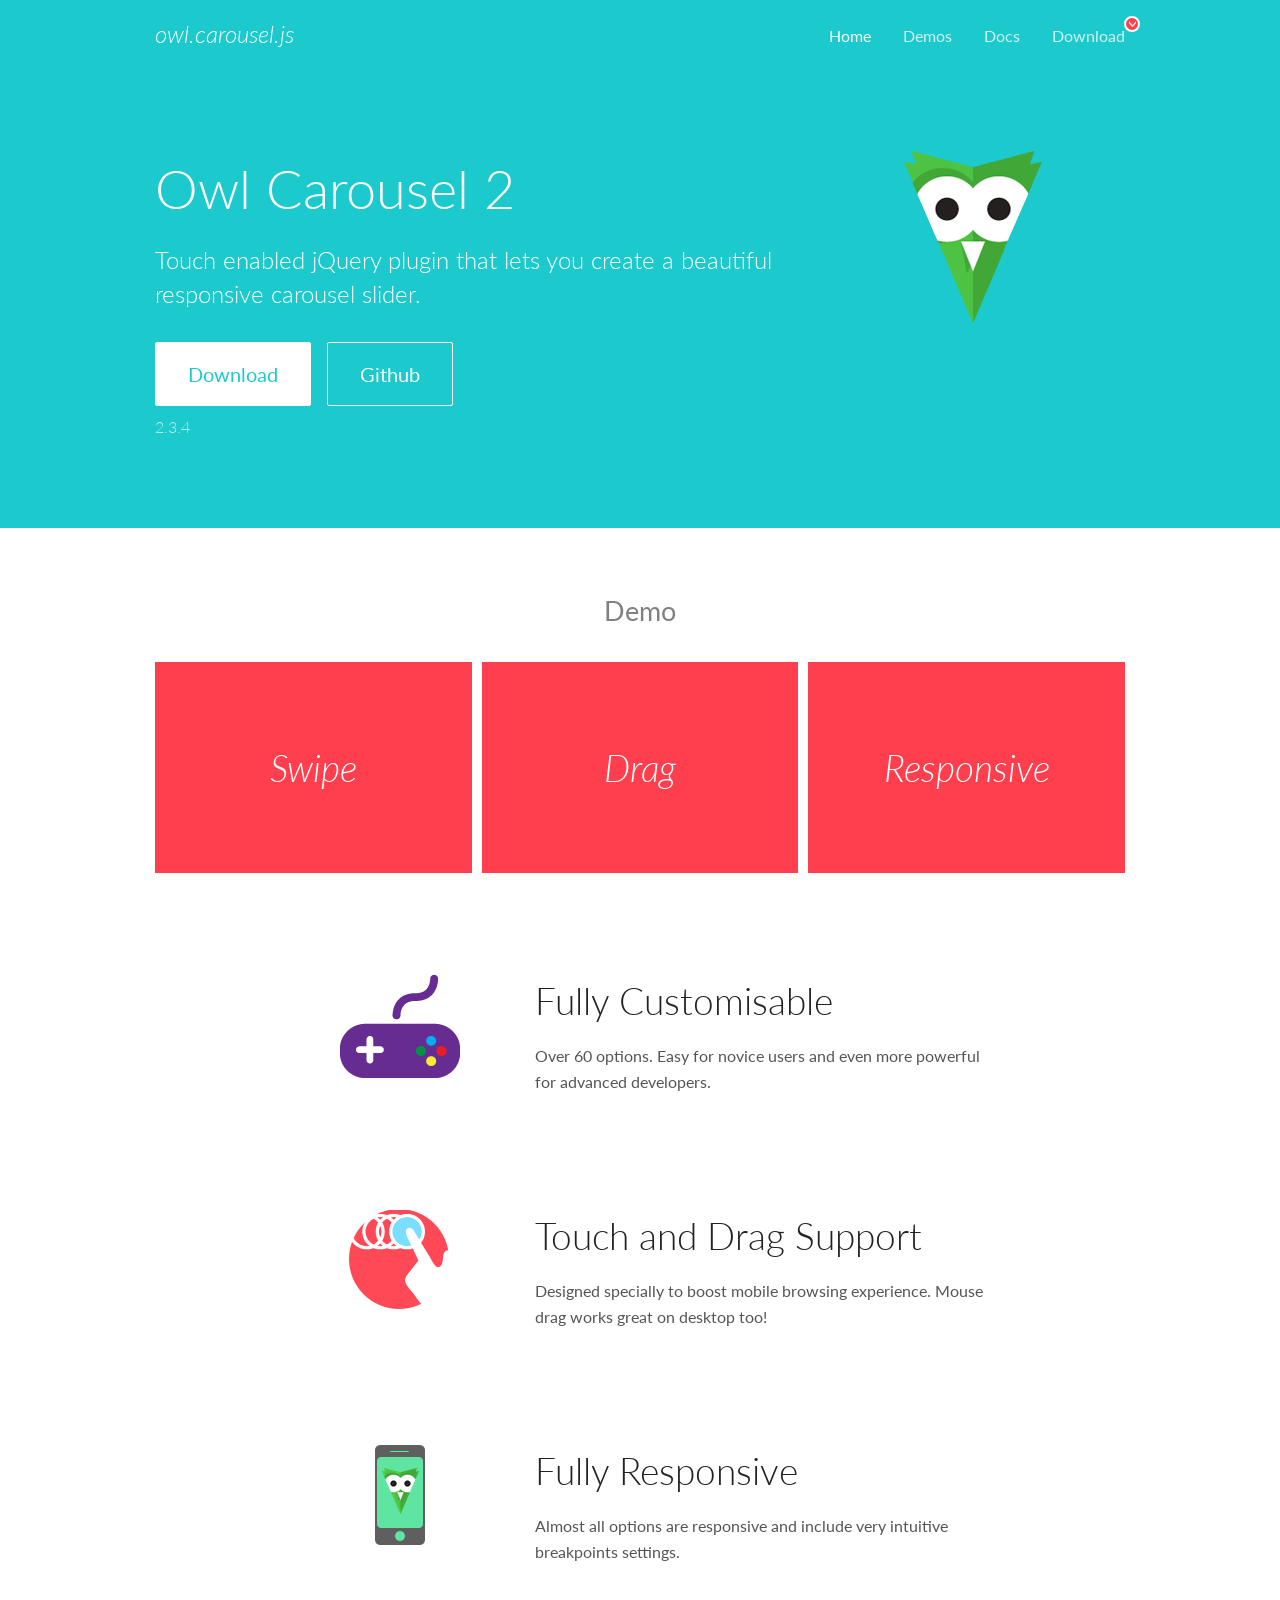
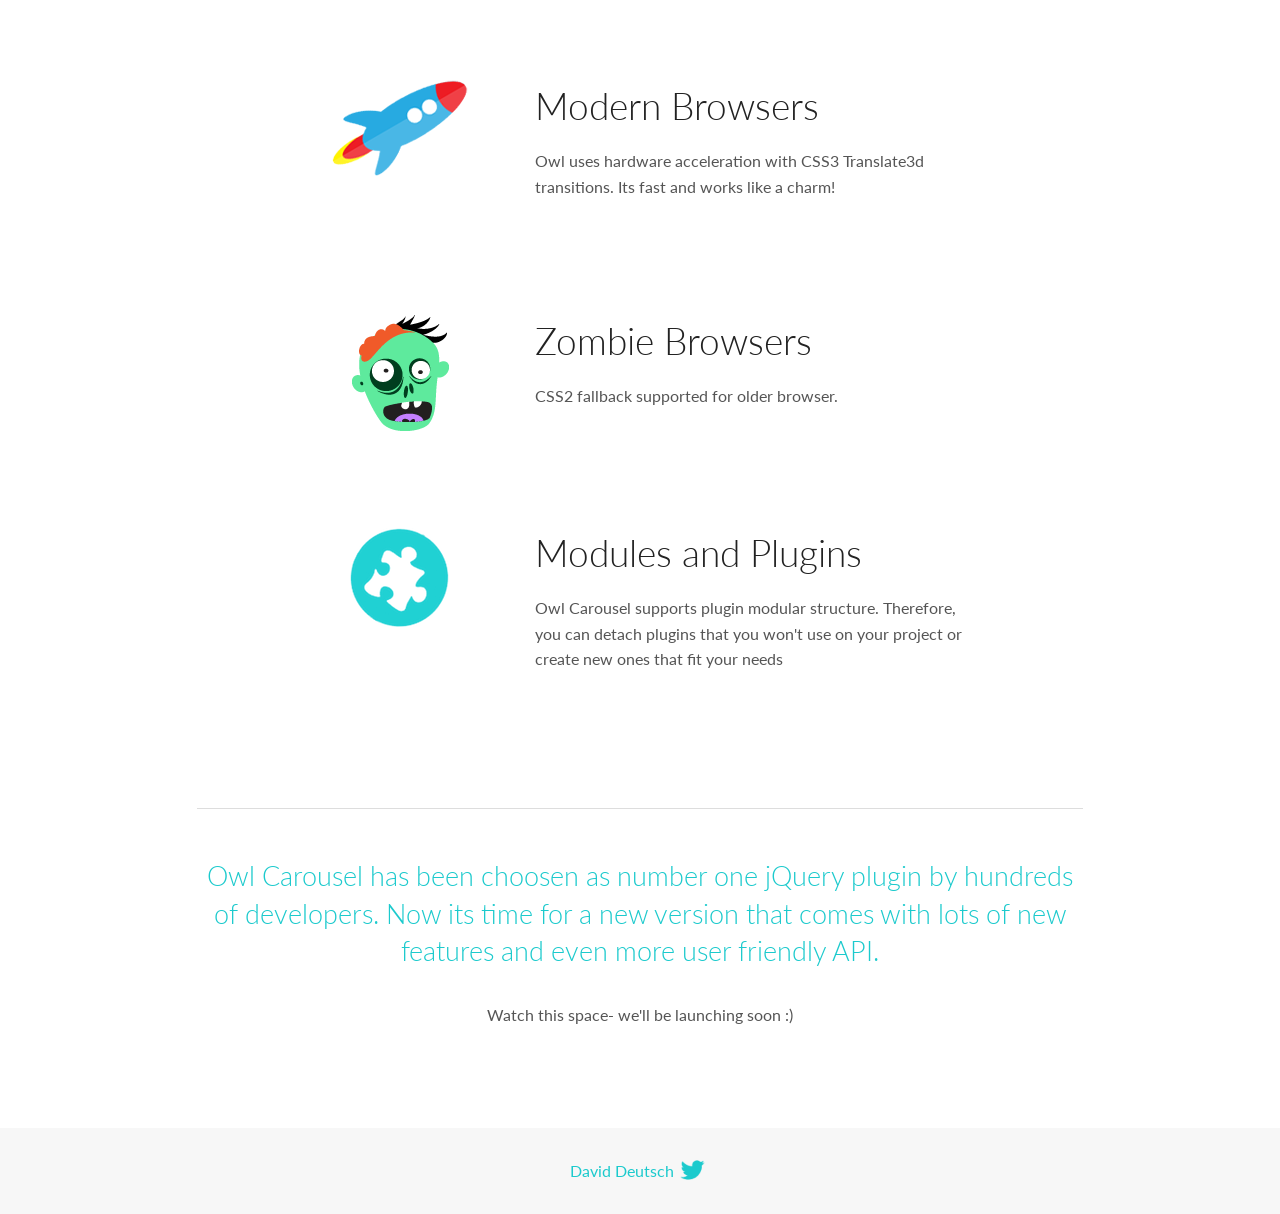
<file: FinalFront/assets/plugins/OwlCarousel2-2.3.4/docs/index.html>
<!DOCTYPE html>
<html lang="en">
  <head>

    <!-- head -->
    <meta charset="utf-8">
    <meta name="msapplication-tap-highlight" content="no" />
    <meta name="viewport" content="width=device-width, initial-scale=1.0" />
    <meta name="description" content="Touch enabled jQuery plugin that lets you create beautiful responsive carousel slider.">
    <meta name="author" content="David Deutsch">
    <title>
      Home | Owl Carousel | 2.3.4
    </title>

    <!-- Stylesheets -->
    <link href='https://fonts.googleapis.com/css?family=Lato:300,400,700,400italic,300italic' rel='stylesheet' type='text/css'>
    <link rel="stylesheet" href="assets/css/docs.theme.min.css">

    <!-- Owl Stylesheets -->
    <link rel="stylesheet" href="assets/owlcarousel/assets/owl.carousel.min.css">
    <link rel="stylesheet" href="assets/owlcarousel/assets/owl.theme.default.min.css">

    <!-- HTML5 shim and Respond.js IE8 support of HTML5 elements and media queries -->

    <!--[if lt IE 9]>
      <script src="https://oss.maxcdn.com/libs/html5shiv/3.7.0/html5shiv.js"></script>
      <script src="https://oss.maxcdn.com/libs/respond.js/1.3.0/respond.min.js"></script>
    <![endif]-->

    <!-- Favicons -->
    <link rel="apple-touch-icon-precomposed" sizes="144x144" href="assets/ico/apple-touch-icon-144-precomposed.png">
    <link rel="shortcut icon" href="assets/ico/favicon.png">
    <link rel="shortcut icon" href="favicon.ico">

    <!-- Yeah i know js should not be in header. Its required for demos.-->

    <!-- javascript -->
    <script src="assets/vendors/jquery.min.js"></script>
    <script src="assets/owlcarousel/owl.carousel.js"></script>
  </head>
  <body>

    <!-- header -->
    <header class="header">
      <div class="row">
        <div class="large-12 columns">
          <div class="brand left">
            <h3>
              <a href="/OwlCarousel2/">owl.carousel.js</a> 
            </h3>
          </div>
          <a id="toggle-nav" class="right">
            <span></span> <span></span> <span></span> 
          </a> 
          <div class="nav-bar">
            <ul class="clearfix">
              <li class="active">
                <a href="/OwlCarousel2/index.html">Home</a> 
              </li>
              <li> <a href="/OwlCarousel2/demos/demos.html">Demos</a>  </li>
              <li> <a href="/OwlCarousel2/docs/started-welcome.html">Docs</a>  </li>
              <li>
                <a href="https://github.com/OwlCarousel2/OwlCarousel2/archive/2.3.4.zip">Download</a> 
                <span class="download"></span> 
              </li>
            </ul>
          </div>
        </div>
      </div>
    </header>

    <!-- home panel -->
    <section id="hero">
      <div class="row">
        <div class="large-8 medium-8 columns">
          <h1>Owl Carousel 2</h1>
          <h4>Touch enabled jQuery plugin that lets you create a beautiful responsive carousel slider.</h4>
          <a href="https://github.com/OwlCarousel2/OwlCarousel2/archive/2.3.4.zip" class="hero-button">Download</a> 
          <a href="https://github.com/OwlCarousel2/OwlCarousel2" class="hero-button outline">Github</a> 
          <p>2.3.4</p>
        </div>
        <div class="large-4 medium-4 columns">
          <img class="owl-logo" src="assets/img/owl-logo.png" alt="mr. Owl">
        </div>
      </div>
    </section>

    <!-- body -->
    <div class="home-demo">
      <div class="row">
        <div class="large-12 columns">
          <h3>Demo</h3>
          <div class="owl-carousel">
            <div class="item">
              <h2>Swipe</h2>
            </div>
            <div class="item">
              <h2>Drag</h2>
            </div>
            <div class="item">
              <h2>Responsive</h2>
            </div>
            <div class="item">
              <h2>CSS3</h2>
            </div>
            <div class="item">
              <h2>Fast</h2>
            </div>
            <div class="item">
              <h2>Easy</h2>
            </div>
            <div class="item">
              <h2>Free</h2>
            </div>
            <div class="item">
              <h2>Upgradable</h2>
            </div>
            <div class="item">
              <h2>Tons of options</h2>
            </div>
            <div class="item">
              <h2>Infinity</h2>
            </div>
            <div class="item">
              <h2>Auto Width</h2>
            </div>
          </div>
        </div>
      </div>
    </div>
    <script>
      var owl = $('.owl-carousel');
      owl.owlCarousel({
        margin: 10,
        loop: true,
        responsive: {
          0: {
            items: 1
          },
          600: {
            items: 2
          },
          1000: {
            items: 3
          }
        }
      })
    </script>

    <!-- features -->
    <div id="features">
      <div class="row">
        <div class="small-12 medium-9 small-centered columns">
          <section class="row feature">
            <div class="medium-4 small-12 columns">
              <img src="assets/img/feature-options.png" alt="">
            </div>
            <div class="medium-8 small-12 columns">
              <h2>Fully Customisable</h2>
              <p>Over 60 options. Easy for novice users and even more powerful for advanced developers.</p>
            </div>
          </section>
          <section class="row feature">
            <div class="medium-4 small-12 columns">
              <img src="assets/img/feature-drag.png" alt="">
            </div>
            <div class="medium-8 small-12 columns">
              <h2>Touch and Drag Support</h2>
              <p>Designed specially to boost mobile browsing experience. Mouse drag works great on desktop too!</p>
            </div>
          </section>
          <section class="row feature">
            <div class="medium-4 small-12 columns">
              <img src="assets/img/feature-responsive.png" alt="">
            </div>
            <div class="medium-8 small-12 columns">
              <h2>Fully Responsive</h2>
              <p>Almost all options are responsive and include very intuitive breakpoints settings.</p>
            </div>
          </section>
          <section class="row feature">
            <div class="medium-4 small-12 columns">
              <img src="assets/img/feature-modern.png" alt="">
            </div>
            <div class="medium-8 small-12 columns">
              <h2>Modern Browsers</h2>
              <p>Owl uses hardware acceleration with CSS3 Translate3d transitions. Its fast and works like a charm! </p>
            </div>
          </section>
          <section class="row feature">
            <div class="medium-4 small-12 columns">
              <img src="assets/img/feature-zombie.png" alt="">
            </div>
            <div class="medium-8 small-12 columns">
              <h2>Zombie Browsers</h2>
              <p>CSS2 fallback supported for older browser.</p>
            </div>
          </section>
          <section class="row feature">
            <div class="medium-4 small-12 columns">
              <img src="assets/img/feature-module.png" alt="">
            </div>
            <div class="medium-8 small-12 columns">
              <h2>Modules and Plugins</h2>
              <p>Owl Carousel supports plugin modular structure. Therefore, you can detach plugins that you won&#x27;t use on your project or create new ones that fit your needs</p>
            </div>
          </section>
        </div>
      </div>
    </div>

    <!-- footer -->
    <section id="teaser-text">
      <div class="row">
        <div class="small-12 medium-11 small-centered columns">
          <hr>
          <h3 id="owl-carousel-has-been-choosen-as-number-one-jquery-plugin-by-hundreds-of-developers-now-its-time-for-a-new-version-that-comes-with-lots-of-new-features-and-even-more-user-friendly-api-">Owl Carousel has been choosen as number one jQuery plugin by hundreds of developers. Now its time for a new version that comes with lots of new features and even more user friendly API.</h3>
          <p>Watch this space- we&#39;ll be launching soon :)</p>
        </div>
      </div>
    </section>

    <!-- footer -->
    <footer class="footer">
      <div class="row">
        <div class="large-12 columns">
          <h5>
            <a href="/OwlCarousel2/docs/support-contact.html">David Deutsch</a> 
            <a id="custom-tweet-button" href="https://twitter.com/share?url=https://github.com/OwlCarousel2/OwlCarousel2&text=Owl Carousel - This is so awesome! " target="_blank"></a> 
          </h5>
        </div>
      </div>
    </footer>

    <!-- vendors -->
    <script src="assets/vendors/highlight.js"></script>
    <script src="assets/js/app.js"></script>
  </body>
</html>
</file>
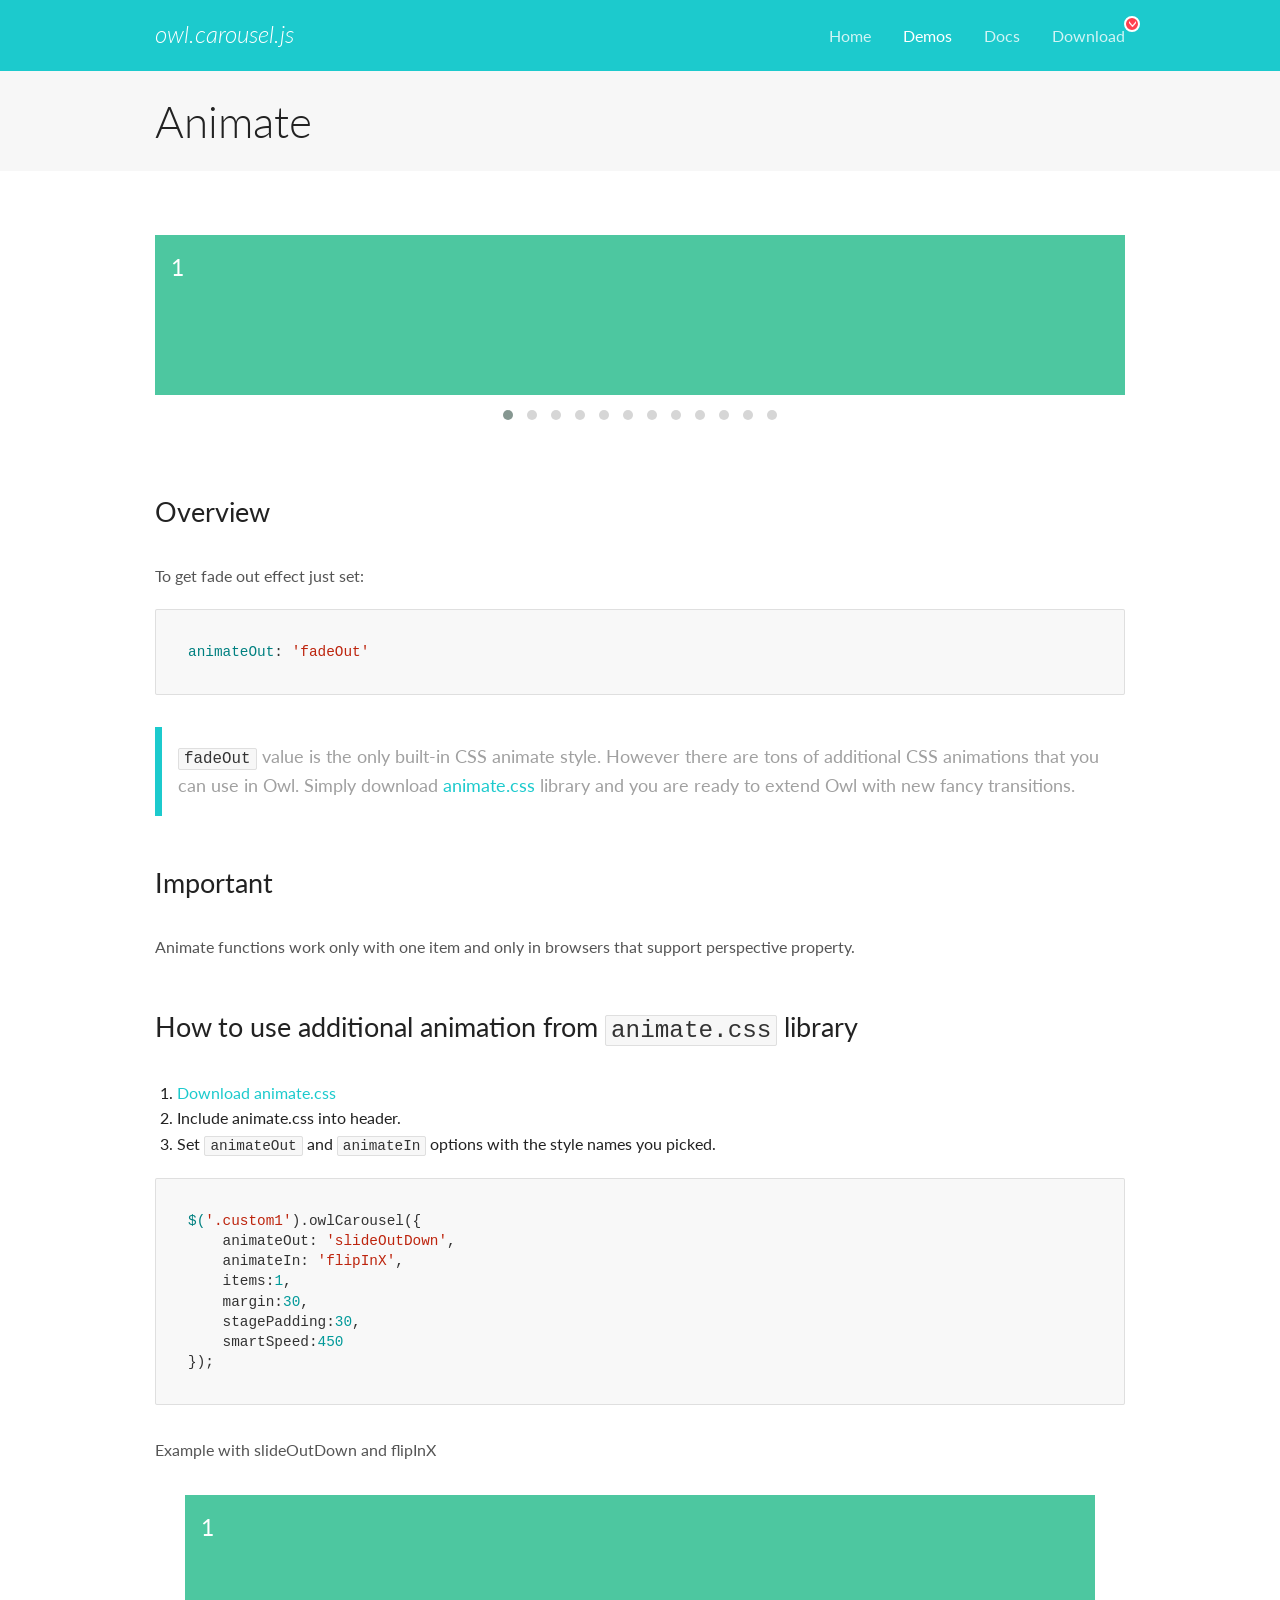
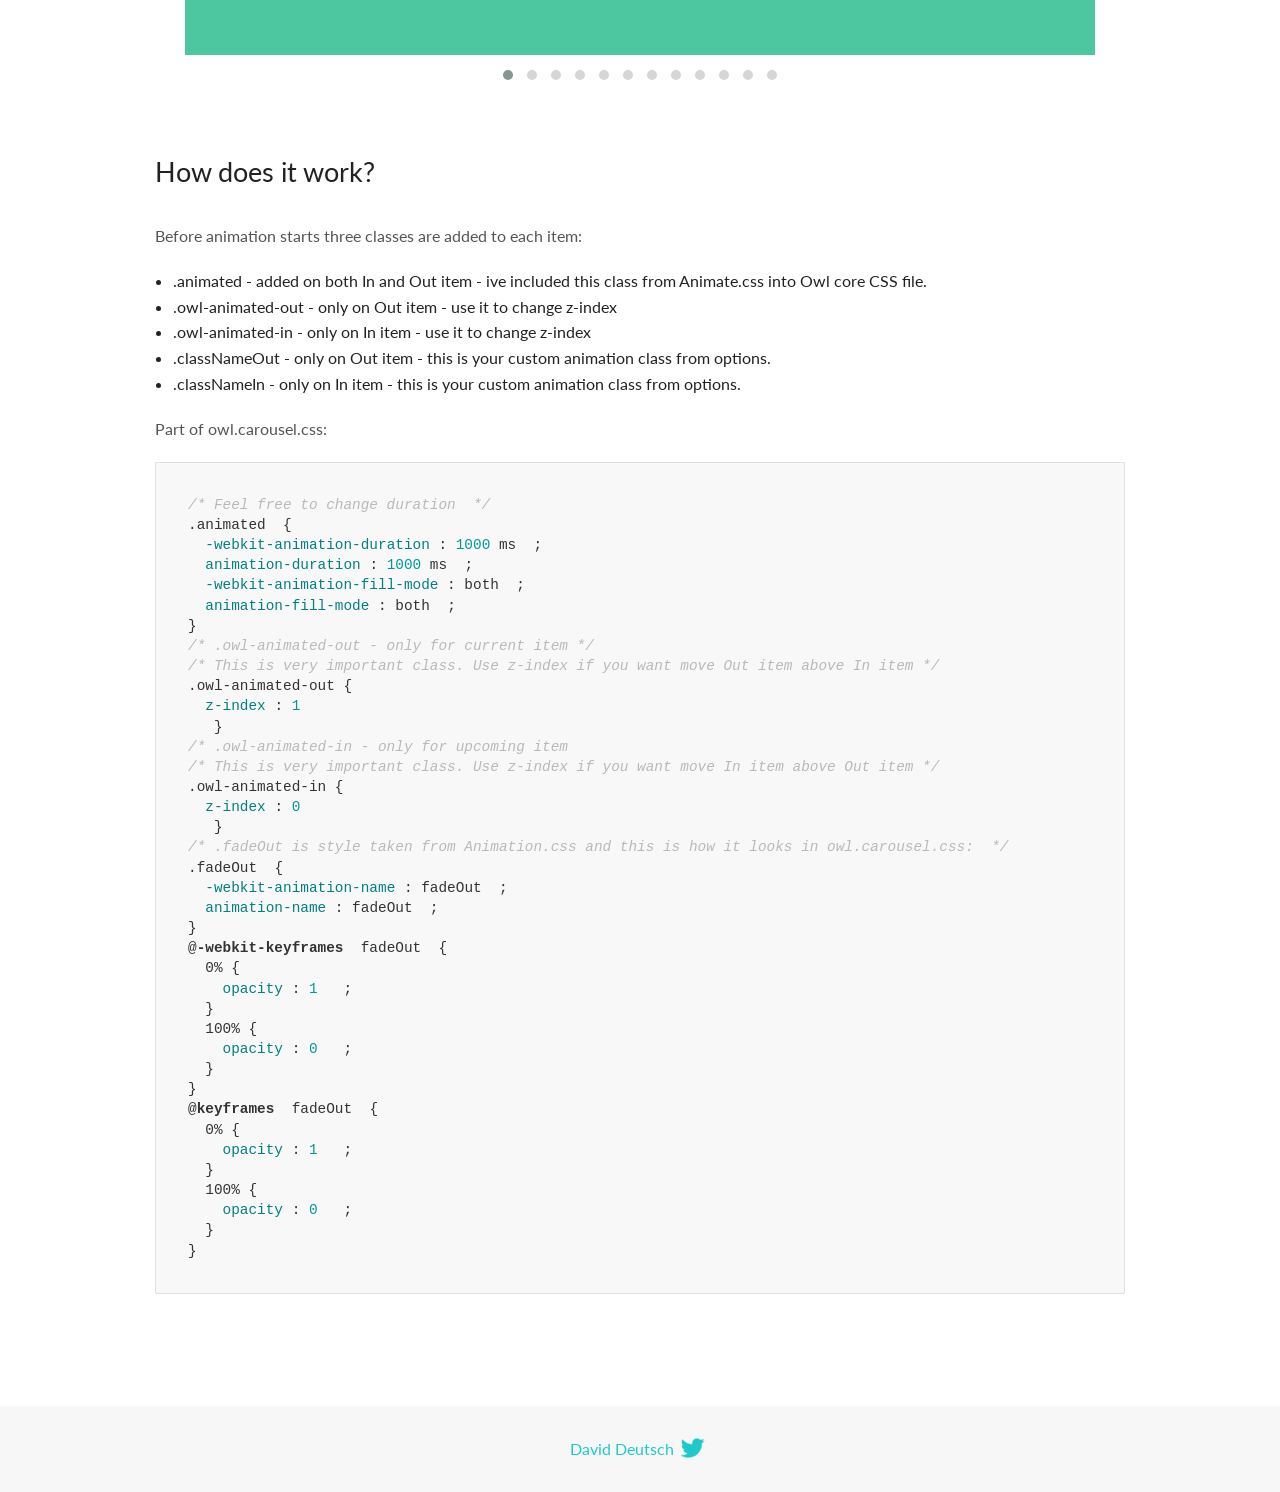
<file: FinalFront/assets/plugins/OwlCarousel2-2.3.4/docs/demos/animate.html>
<!DOCTYPE html>
<html lang="en">
  <head>

    <!-- head -->
    <meta charset="utf-8">
    <meta name="msapplication-tap-highlight" content="no" />
    <meta name="viewport" content="width=device-width, initial-scale=1.0" />
    <meta name="description" content="Animate carousel">
    <meta name="author" content="David Deutsch">
    <title>
      Animate Demo | Owl Carousel | 2.3.4
    </title>

    <!-- Stylesheets -->
    <link href='https://fonts.googleapis.com/css?family=Lato:300,400,700,400italic,300italic' rel='stylesheet' type='text/css'>
    <link rel="stylesheet" href="../assets/css/docs.theme.min.css">

    <!-- Owl Stylesheets -->
    <link rel="stylesheet" href="../assets/owlcarousel/assets/owl.carousel.min.css">
    <link rel="stylesheet" href="../assets/owlcarousel/assets/owl.theme.default.min.css">

    <!-- HTML5 shim and Respond.js IE8 support of HTML5 elements and media queries -->

    <!--[if lt IE 9]>
      <script src="https://oss.maxcdn.com/libs/html5shiv/3.7.0/html5shiv.js"></script>
      <script src="https://oss.maxcdn.com/libs/respond.js/1.3.0/respond.min.js"></script>
    <![endif]-->

    <!-- Favicons -->
    <link rel="apple-touch-icon-precomposed" sizes="144x144" href="../assets/ico/apple-touch-icon-144-precomposed.png">
    <link rel="shortcut icon" href="../assets/ico/favicon.png">
    <link rel="shortcut icon" href="favicon.ico">

    <!-- Yeah i know js should not be in header. Its required for demos.-->

    <!-- javascript -->
    <script src="../assets/vendors/jquery.min.js"></script>
    <script src="../assets/owlcarousel/owl.carousel.js"></script>
  </head>
  <body>

    <!-- header -->
    <header class="header">
      <div class="row">
        <div class="large-12 columns">
          <div class="brand left">
            <h3>
              <a href="/OwlCarousel2/">owl.carousel.js</a> 
            </h3>
          </div>
          <a id="toggle-nav" class="right">
            <span></span> <span></span> <span></span> 
          </a> 
          <div class="nav-bar">
            <ul class="clearfix">
              <li> <a href="/OwlCarousel2/index.html">Home</a>  </li>
              <li class="active">
                <a href="/OwlCarousel2/demos/demos.html">Demos</a> 
              </li>
              <li> <a href="/OwlCarousel2/docs/started-welcome.html">Docs</a>  </li>
              <li>
                <a href="https://github.com/OwlCarousel2/OwlCarousel2/archive/2.3.4.zip">Download</a> 
                <span class="download"></span> 
              </li>
            </ul>
          </div>
        </div>
      </div>
    </header>

    <!-- title -->
    <section class="title">
      <div class="row">
        <div class="large-12 columns">
          <h1>Animate</h1>
        </div>
      </div>
    </section>

    <!--  Demos -->
    <section id="demos">
      <div class="row">
        <div class="large-12 columns">
          <div class="fadeOut owl-carousel owl-theme">
            <div class="item">
              <h4>1</h4>
            </div>
            <div class="item">
              <h4>2</h4>
            </div>
            <div class="item">
              <h4>3</h4>
            </div>
            <div class="item">
              <h4>4</h4>
            </div>
            <div class="item">
              <h4>5</h4>
            </div>
            <div class="item">
              <h4>6</h4>
            </div>
            <div class="item">
              <h4>7</h4>
            </div>
            <div class="item">
              <h4>8</h4>
            </div>
            <div class="item">
              <h4>9</h4>
            </div>
            <div class="item">
              <h4>10</h4>
            </div>
            <div class="item">
              <h4>11</h4>
            </div>
            <div class="item">
              <h4>12</h4>
            </div>
          </div>
          <h3 id="overview">Overview</h3>
          <p>To get fade out effect just set:</p>
          <pre><code>animateOut: &#39;fadeOut&#39;</code></pre>
          <blockquote>
            <p><code>fadeOut</code> value is the only built-in CSS animate style. However there are tons of additional CSS animations that you can use in Owl. Simply download
              <a href="https://daneden.github.io/animate.css/">animate.css</a>  library and you are ready to extend Owl with new fancy transitions.</p>
          </blockquote>
          <h3 id="important">Important</h3>
          <p>Animate functions work only with one item and only in browsers that support perspective property.</p>
          <h3 id="how-to-use-additional-animation-from-animate-css-library">How to use additional animation from <code>animate.css</code> library</h3>
          <ol>
            <li> <a href="https://daneden.github.io/animate.css/">Download animate.css</a>  </li>
            <li>Include animate.css into header.</li>
            <li>Set <code>animateOut</code> and <code>animateIn</code> options with the style names you picked.</li>
          </ol>
          <pre><code>$(&#39;.custom1&#39;).owlCarousel({
    animateOut: &#39;slideOutDown&#39;,
    animateIn: &#39;flipInX&#39;,
    items:1,
    margin:30,
    stagePadding:30,
    smartSpeed:450
});</code></pre>
          <p>Example with slideOutDown and flipInX</p>
          <div class="custom1 owl-carousel owl-theme">
            <div class="item">
              <h4>1</h4>
            </div>
            <div class="item">
              <h4>2</h4>
            </div>
            <div class="item">
              <h4>3</h4>
            </div>
            <div class="item">
              <h4>4</h4>
            </div>
            <div class="item">
              <h4>5</h4>
            </div>
            <div class="item">
              <h4>6</h4>
            </div>
            <div class="item">
              <h4>7</h4>
            </div>
            <div class="item">
              <h4>8</h4>
            </div>
            <div class="item">
              <h4>9</h4>
            </div>
            <div class="item">
              <h4>10</h4>
            </div>
            <div class="item">
              <h4>11</h4>
            </div>
            <div class="item">
              <h4>12</h4>
            </div>
          </div>
          <h3 id="how-does-it-work-">How does it work?</h3>
          <p>Before animation starts three classes are added to each item:</p>
          <ul>
            <li>.animated - added on both In and Out item - ive included this class from Animate.css into Owl core CSS file.</li>
            <li>.owl-animated-out - only on Out item - use it to change z-index</li>
            <li>.owl-animated-in - only on In item - use it to change z-index</li>
            <li>.classNameOut - only on Out item - this is your custom animation class from options.</li>
            <li>.classNameIn - only on In item - this is your custom animation class from options.</li>
          </ul>
          <p>Part of owl.carousel.css:</p>
          <pre><code class="language-css"><span class="comment">/* Feel free to change duration  */</span> 
<span class="class">.animated</span>  <span class="rules">{
  <span class="rule"><span class="attribute">-webkit-animation-duration</span> :<span class="value"> <span class="number">1000</span> ms</span> </span> ;
  <span class="rule"><span class="attribute">animation-duration</span> :<span class="value"> <span class="number">1000</span> ms</span> </span> ;
  <span class="rule"><span class="attribute">-webkit-animation-fill-mode</span> :<span class="value"> both</span> </span> ;
  <span class="rule"><span class="attribute">animation-fill-mode</span> :<span class="value"> both</span> </span> ;
<span class="rule">}</span> </span> 
<span class="comment">/* .owl-animated-out - only for current item */</span> 
<span class="comment">/* This is very important class. Use z-index if you want move Out item above In item */</span> 
<span class="class">.owl-animated-out</span> <span class="rules">{
  <span class="rule"><span class="attribute">z-index</span> :<span class="value"> <span class="number">1</span> 
</span> </span> </span> }
<span class="comment">/* .owl-animated-in - only for upcoming item
/* This is very important class. Use z-index if you want move In item above Out item */</span> 
<span class="class">.owl-animated-in</span> <span class="rules">{
  <span class="rule"><span class="attribute">z-index</span> :<span class="value"> <span class="number">0</span> 
</span> </span> </span> }
<span class="comment">/* .fadeOut is style taken from Animation.css and this is how it looks in owl.carousel.css:  */</span> 
<span class="class">.fadeOut</span>  <span class="rules">{
  <span class="rule"><span class="attribute">-webkit-animation-name</span> :<span class="value"> fadeOut</span> </span> ;
  <span class="rule"><span class="attribute">animation-name</span> :<span class="value"> fadeOut</span> </span> ;
<span class="rule">}</span> </span> 
<span class="at_rule">@<span class="keyword">-webkit-keyframes</span>  fadeOut </span> {
  0% <span class="rules">{
    <span class="rule"><span class="attribute">opacity</span> :<span class="value"> <span class="number">1</span> </span> </span> ;
  <span class="rule">}</span> </span> 
  100% <span class="rules">{
    <span class="rule"><span class="attribute">opacity</span> :<span class="value"> <span class="number">0</span> </span> </span> ;
  <span class="rule">}</span> </span> 
}
<span class="at_rule">@<span class="keyword">keyframes</span>  fadeOut </span> {
  0% <span class="rules">{
    <span class="rule"><span class="attribute">opacity</span> :<span class="value"> <span class="number">1</span> </span> </span> ;
  <span class="rule">}</span> </span> 
  100% <span class="rules">{
    <span class="rule"><span class="attribute">opacity</span> :<span class="value"> <span class="number">0</span> </span> </span> ;
  <span class="rule">}</span> </span> 
}</code></pre>
          <link rel="stylesheet" href="../assets/css/animate.css">
          <script>
            jQuery(document).ready(function($) {
              $('.fadeOut').owlCarousel({
                items: 1,
                animateOut: 'fadeOut',
                loop: true,
                margin: 10,
              });
              $('.custom1').owlCarousel({
                animateOut: 'slideOutDown',
                animateIn: 'flipInX',
                items: 1,
                margin: 30,
                stagePadding: 30,
                smartSpeed: 450
              });
            });
          </script>
        </div>
      </div>
    </section>

    <!-- footer -->
    <footer class="footer">
      <div class="row">
        <div class="large-12 columns">
          <h5>
            <a href="/OwlCarousel2/docs/support-contact.html">David Deutsch</a> 
            <a id="custom-tweet-button" href="https://twitter.com/share?url=https://github.com/OwlCarousel2/OwlCarousel2&text=Owl Carousel - This is so awesome! " target="_blank"></a> 
          </h5>
        </div>
      </div>
    </footer>

    <!-- vendors -->
    <script src="../assets/vendors/highlight.js"></script>
    <script src="../assets/js/app.js"></script>
  </body>
</html>
</file>
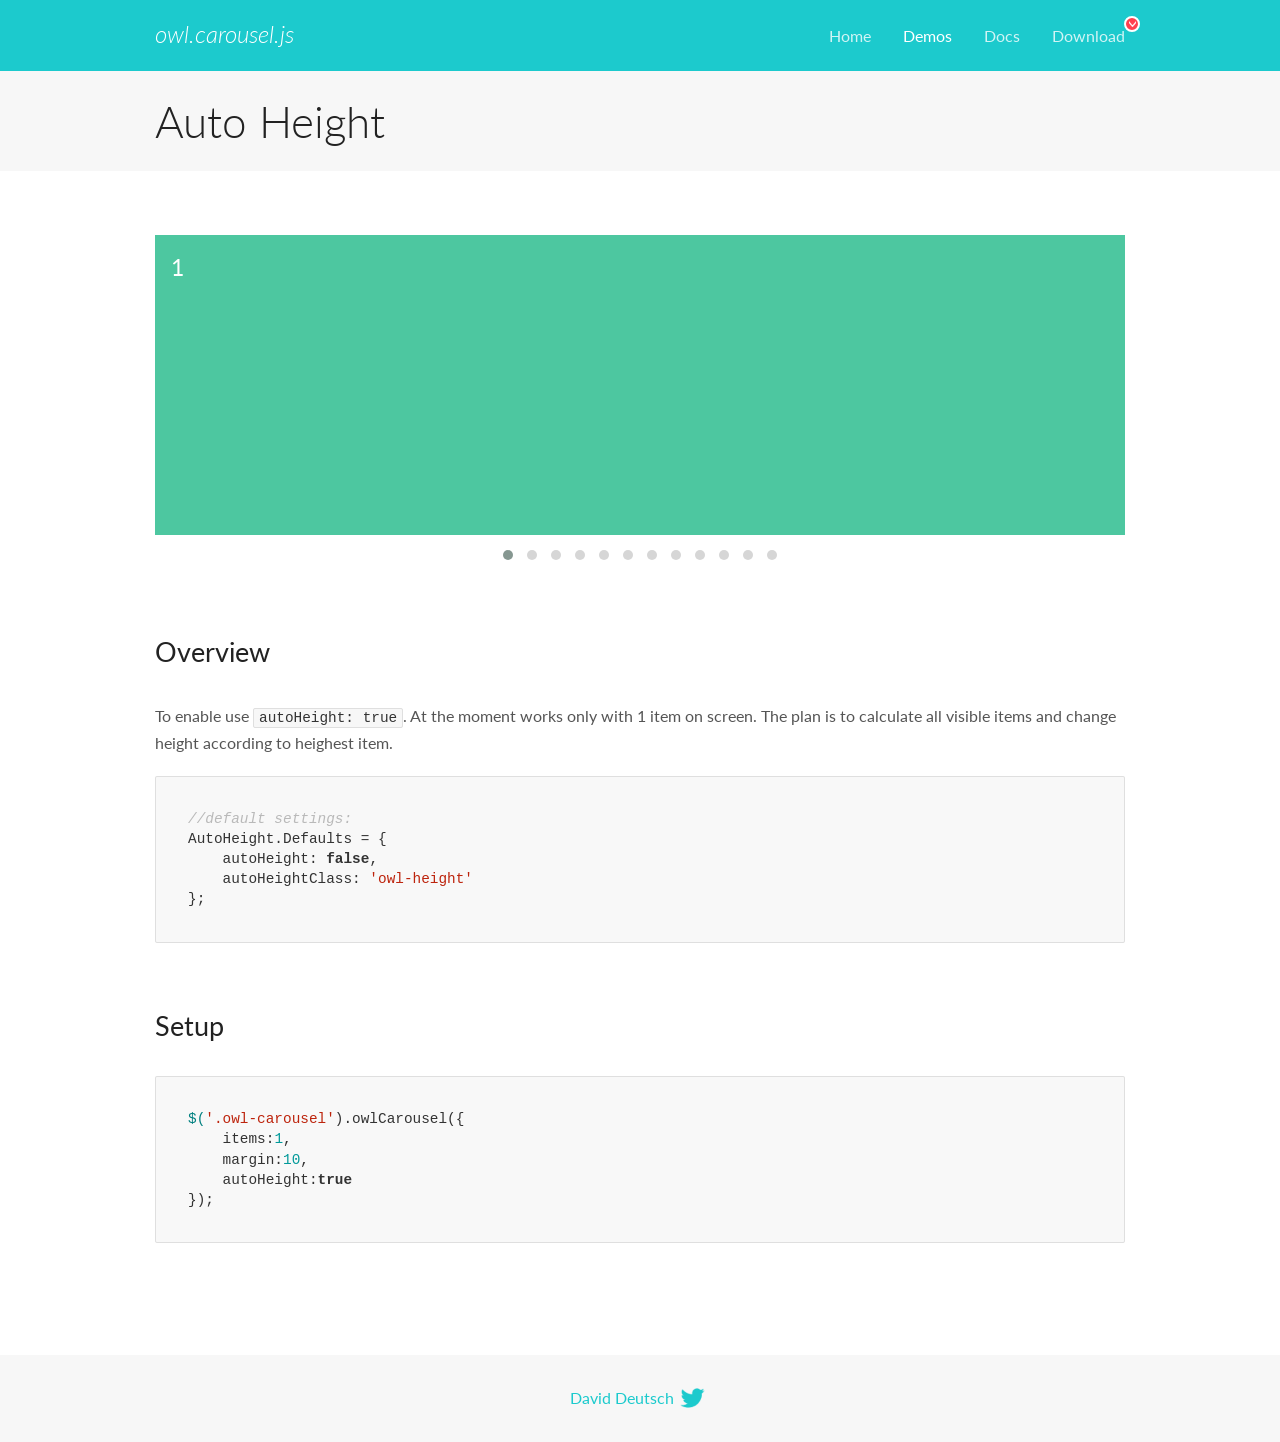
<file: FinalFront/assets/plugins/OwlCarousel2-2.3.4/docs/demos/autoheight.html>
<!DOCTYPE html>
<html lang="en">
  <head>

    <!-- head -->
    <meta charset="utf-8">
    <meta name="msapplication-tap-highlight" content="no" />
    <meta name="viewport" content="width=device-width, initial-scale=1.0" />
    <meta name="description" content="autoHeight usage demo">
    <meta name="author" content="David Deutsch">
    <title>
      Auto Height Demo | Owl Carousel | 2.3.4
    </title>

    <!-- Stylesheets -->
    <link href='https://fonts.googleapis.com/css?family=Lato:300,400,700,400italic,300italic' rel='stylesheet' type='text/css'>
    <link rel="stylesheet" href="../assets/css/docs.theme.min.css">

    <!-- Owl Stylesheets -->
    <link rel="stylesheet" href="../assets/owlcarousel/assets/owl.carousel.min.css">
    <link rel="stylesheet" href="../assets/owlcarousel/assets/owl.theme.default.min.css">

    <!-- HTML5 shim and Respond.js IE8 support of HTML5 elements and media queries -->

    <!--[if lt IE 9]>
      <script src="https://oss.maxcdn.com/libs/html5shiv/3.7.0/html5shiv.js"></script>
      <script src="https://oss.maxcdn.com/libs/respond.js/1.3.0/respond.min.js"></script>
    <![endif]-->

    <!-- Favicons -->
    <link rel="apple-touch-icon-precomposed" sizes="144x144" href="../assets/ico/apple-touch-icon-144-precomposed.png">
    <link rel="shortcut icon" href="../assets/ico/favicon.png">
    <link rel="shortcut icon" href="favicon.ico">

    <!-- Yeah i know js should not be in header. Its required for demos.-->

    <!-- javascript -->
    <script src="../assets/vendors/jquery.min.js"></script>
    <script src="../assets/owlcarousel/owl.carousel.js"></script>
  </head>
  <body>

    <!-- header -->
    <header class="header">
      <div class="row">
        <div class="large-12 columns">
          <div class="brand left">
            <h3>
              <a href="/OwlCarousel2/">owl.carousel.js</a> 
            </h3>
          </div>
          <a id="toggle-nav" class="right">
            <span></span> <span></span> <span></span> 
          </a> 
          <div class="nav-bar">
            <ul class="clearfix">
              <li> <a href="/OwlCarousel2/index.html">Home</a>  </li>
              <li class="active">
                <a href="/OwlCarousel2/demos/demos.html">Demos</a> 
              </li>
              <li> <a href="/OwlCarousel2/docs/started-welcome.html">Docs</a>  </li>
              <li>
                <a href="https://github.com/OwlCarousel2/OwlCarousel2/archive/2.3.4.zip">Download</a> 
                <span class="download"></span> 
              </li>
            </ul>
          </div>
        </div>
      </div>
    </header>

    <!-- title -->
    <section class="title">
      <div class="row">
        <div class="large-12 columns">
          <h1>Auto Height</h1>
        </div>
      </div>
    </section>

    <!--  Demos -->
    <section id="demos">
      <div class="row">
        <div class="large-12 columns">
          <div class="owl-carousel owl-theme">
            <div class="item" style="height:300px">
              <h4>1</h4>
            </div>
            <div class="item" style="height:100px">
              <h4>2</h4>
            </div>
            <div class="item" style="height:500px">
              <h4>3</h4>
            </div>
            <div class="item" style="height:250px">
              <h4>4</h4>
            </div>
            <div class="item" style="height:400px">
              <h4>5</h4>
            </div>
            <div class="item" style="height:500px">
              <h4>6</h4>
            </div>
            <div class="item" style="height:600px">
              <h4>7</h4>
            </div>
            <div class="item" style="height:400px">
              <h4>8</h4>
            </div>
            <div class="item" style="height:300px">
              <h4>9</h4>
            </div>
            <div class="item" style="height:350px">
              <h4>10</h4>
            </div>
            <div class="item" style="height:200px">
              <h4>11</h4>
            </div>
            <div class="item" style="height:150px">
              <h4>12</h4>
            </div>
          </div>
          <h3 id="overview">Overview</h3>
          <p>To enable use <code>autoHeight: true</code>. At the moment works only with 1 item on screen. The plan is to calculate all visible items and change height according to heighest item.</p>
          <pre><code>//default settings:
AutoHeight.Defaults = {
    autoHeight: false,
    autoHeightClass: &#39;owl-height&#39;
};</code></pre>
          <h3 id="setup">Setup</h3>
          <pre><code>$(&#39;.owl-carousel&#39;).owlCarousel({
    items:1,
    margin:10,
    autoHeight:true
});</code></pre>
          <script>
            $(document).ready(function() {
              $('.owl-carousel').owlCarousel({
                items: 1,
                margin: 10,
                autoHeight: true
              });
            })
          </script>
        </div>
      </div>
    </section>

    <!-- footer -->
    <footer class="footer">
      <div class="row">
        <div class="large-12 columns">
          <h5>
            <a href="/OwlCarousel2/docs/support-contact.html">David Deutsch</a> 
            <a id="custom-tweet-button" href="https://twitter.com/share?url=https://github.com/OwlCarousel2/OwlCarousel2&text=Owl Carousel - This is so awesome! " target="_blank"></a> 
          </h5>
        </div>
      </div>
    </footer>

    <!-- vendors -->
    <script src="../assets/vendors/highlight.js"></script>
    <script src="../assets/js/app.js"></script>
  </body>
</html>
</file>
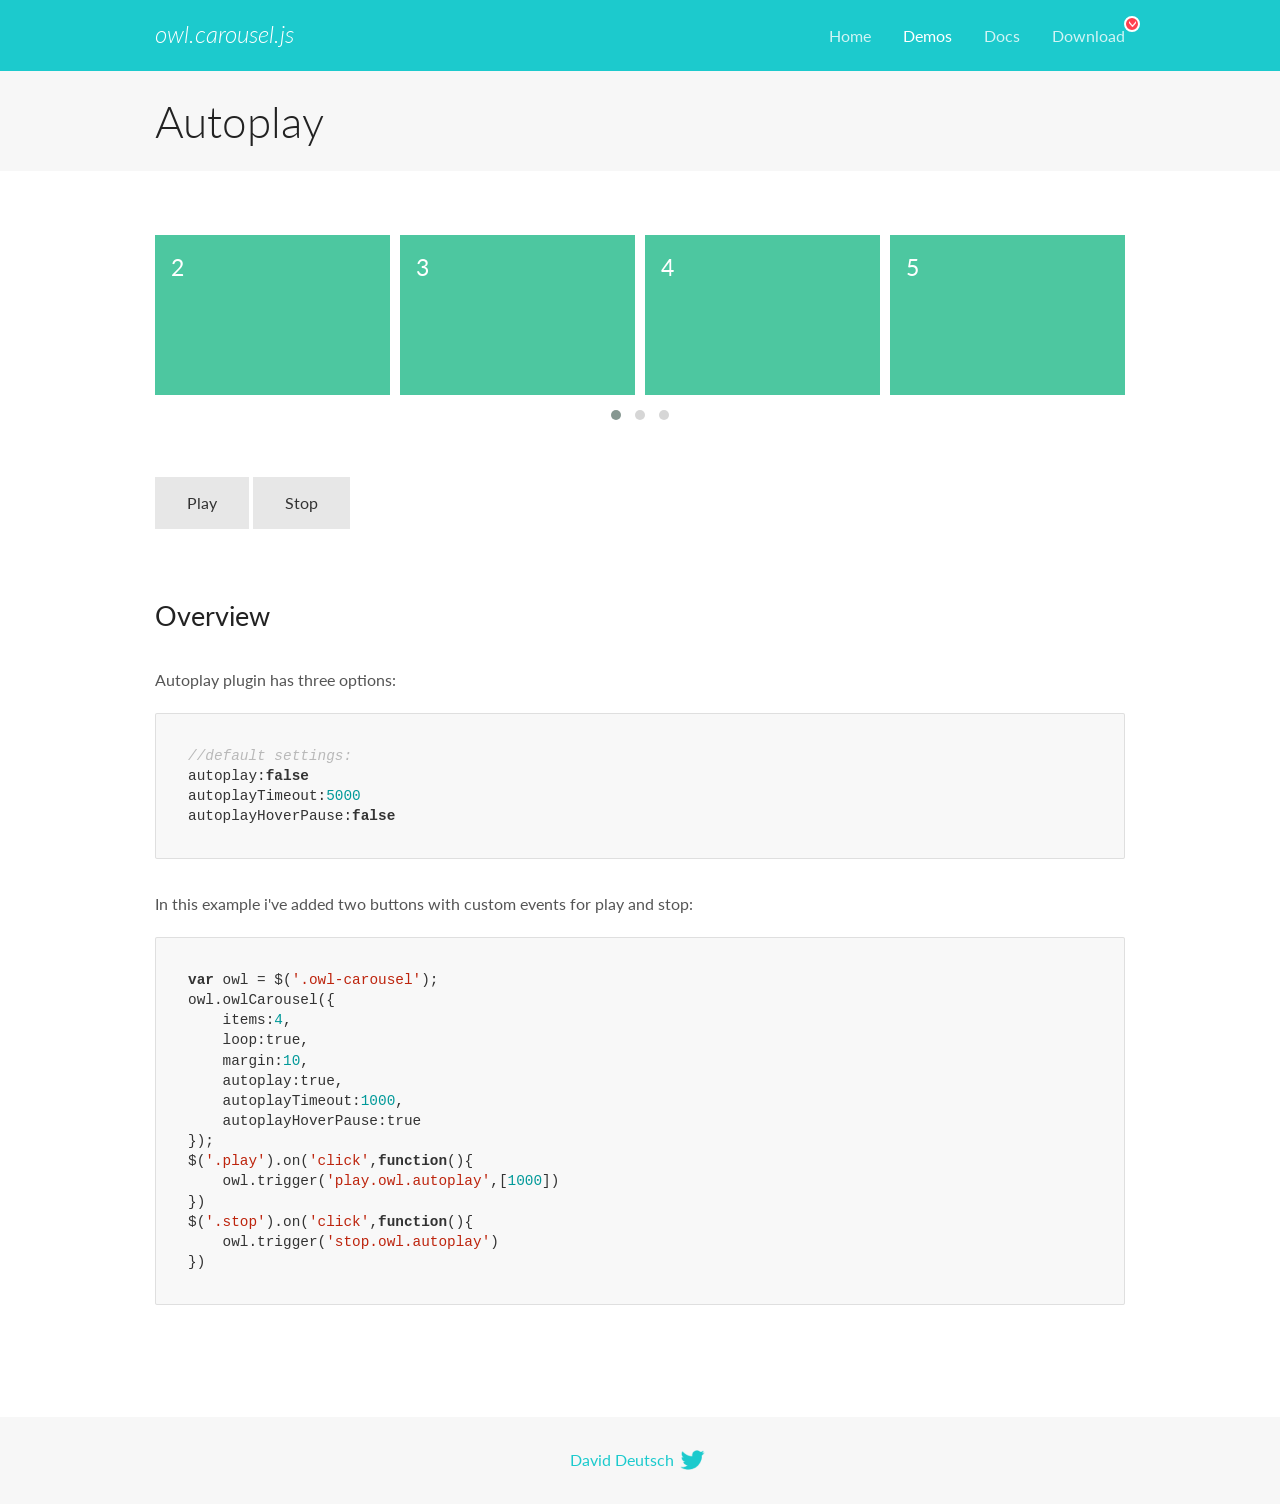
<file: FinalFront/assets/plugins/OwlCarousel2-2.3.4/docs/demos/autoplay.html>
<!DOCTYPE html>
<html lang="en">
  <head>

    <!-- head -->
    <meta charset="utf-8">
    <meta name="msapplication-tap-highlight" content="no" />
    <meta name="viewport" content="width=device-width, initial-scale=1.0" />
    <meta name="description" content="Autoplay usage demo">
    <meta name="author" content="David Deutsch">
    <title>
      Autoplay Demo | Owl Carousel | 2.3.4
    </title>

    <!-- Stylesheets -->
    <link href='https://fonts.googleapis.com/css?family=Lato:300,400,700,400italic,300italic' rel='stylesheet' type='text/css'>
    <link rel="stylesheet" href="../assets/css/docs.theme.min.css">

    <!-- Owl Stylesheets -->
    <link rel="stylesheet" href="../assets/owlcarousel/assets/owl.carousel.min.css">
    <link rel="stylesheet" href="../assets/owlcarousel/assets/owl.theme.default.min.css">

    <!-- HTML5 shim and Respond.js IE8 support of HTML5 elements and media queries -->

    <!--[if lt IE 9]>
      <script src="https://oss.maxcdn.com/libs/html5shiv/3.7.0/html5shiv.js"></script>
      <script src="https://oss.maxcdn.com/libs/respond.js/1.3.0/respond.min.js"></script>
    <![endif]-->

    <!-- Favicons -->
    <link rel="apple-touch-icon-precomposed" sizes="144x144" href="../assets/ico/apple-touch-icon-144-precomposed.png">
    <link rel="shortcut icon" href="../assets/ico/favicon.png">
    <link rel="shortcut icon" href="favicon.ico">

    <!-- Yeah i know js should not be in header. Its required for demos.-->

    <!-- javascript -->
    <script src="../assets/vendors/jquery.min.js"></script>
    <script src="../assets/owlcarousel/owl.carousel.js"></script>
  </head>
  <body>

    <!-- header -->
    <header class="header">
      <div class="row">
        <div class="large-12 columns">
          <div class="brand left">
            <h3>
              <a href="/OwlCarousel2/">owl.carousel.js</a> 
            </h3>
          </div>
          <a id="toggle-nav" class="right">
            <span></span> <span></span> <span></span> 
          </a> 
          <div class="nav-bar">
            <ul class="clearfix">
              <li> <a href="/OwlCarousel2/index.html">Home</a>  </li>
              <li class="active">
                <a href="/OwlCarousel2/demos/demos.html">Demos</a> 
              </li>
              <li> <a href="/OwlCarousel2/docs/started-welcome.html">Docs</a>  </li>
              <li>
                <a href="https://github.com/OwlCarousel2/OwlCarousel2/archive/2.3.4.zip">Download</a> 
                <span class="download"></span> 
              </li>
            </ul>
          </div>
        </div>
      </div>
    </header>

    <!-- title -->
    <section class="title">
      <div class="row">
        <div class="large-12 columns">
          <h1>Autoplay</h1>
        </div>
      </div>
    </section>

    <!--  Demos -->
    <section id="demos">
      <div class="row">
        <div class="large-12 columns">
          <div class="owl-carousel owl-theme">
            <div class="item">
              <h4>1</h4>
            </div>
            <div class="item">
              <h4>2</h4>
            </div>
            <div class="item">
              <h4>3</h4>
            </div>
            <div class="item">
              <h4>4</h4>
            </div>
            <div class="item">
              <h4>5</h4>
            </div>
            <div class="item">
              <h4>6</h4>
            </div>
            <div class="item">
              <h4>7</h4>
            </div>
            <div class="item">
              <h4>8</h4>
            </div>
            <div class="item">
              <h4>9</h4>
            </div>
            <div class="item">
              <h4>10</h4>
            </div>
            <div class="item">
              <h4>11</h4>
            </div>
            <div class="item">
              <h4>12</h4>
            </div>
          </div>
          <a class="button secondary play">Play</a> 
          <a class="button secondary stop">Stop</a> 
          <h3 id="overview">Overview</h3>
          <p>Autoplay plugin has three options:</p>
          <pre><code>//default settings:
autoplay:false
autoplayTimeout:5000
autoplayHoverPause:false</code></pre>
          <p>In this example i&#39;ve added two buttons with custom events for play and stop:</p>
          <pre><code>var owl = $(&#39;.owl-carousel&#39;);
owl.owlCarousel({
    items:4,
    loop:true,
    margin:10,
    autoplay:true,
    autoplayTimeout:1000,
    autoplayHoverPause:true
});
$(&#39;.play&#39;).on(&#39;click&#39;,function(){
    owl.trigger(&#39;play.owl.autoplay&#39;,[1000])
})
$(&#39;.stop&#39;).on(&#39;click&#39;,function(){
    owl.trigger(&#39;stop.owl.autoplay&#39;)
})</code></pre>
          <script>
            $(document).ready(function() {
              var owl = $('.owl-carousel');
              owl.owlCarousel({
                items: 4,
                loop: true,
                margin: 10,
                autoplay: true,
                autoplayTimeout: 1000,
                autoplayHoverPause: true
              });
              $('.play').on('click', function() {
                owl.trigger('play.owl.autoplay', [1000])
              })
              $('.stop').on('click', function() {
                owl.trigger('stop.owl.autoplay')
              })
            })
          </script>
        </div>
      </div>
    </section>

    <!-- footer -->
    <footer class="footer">
      <div class="row">
        <div class="large-12 columns">
          <h5>
            <a href="/OwlCarousel2/docs/support-contact.html">David Deutsch</a> 
            <a id="custom-tweet-button" href="https://twitter.com/share?url=https://github.com/OwlCarousel2/OwlCarousel2&text=Owl Carousel - This is so awesome! " target="_blank"></a> 
          </h5>
        </div>
      </div>
    </footer>

    <!-- vendors -->
    <script src="../assets/vendors/highlight.js"></script>
    <script src="../assets/js/app.js"></script>
  </body>
</html>
</file>
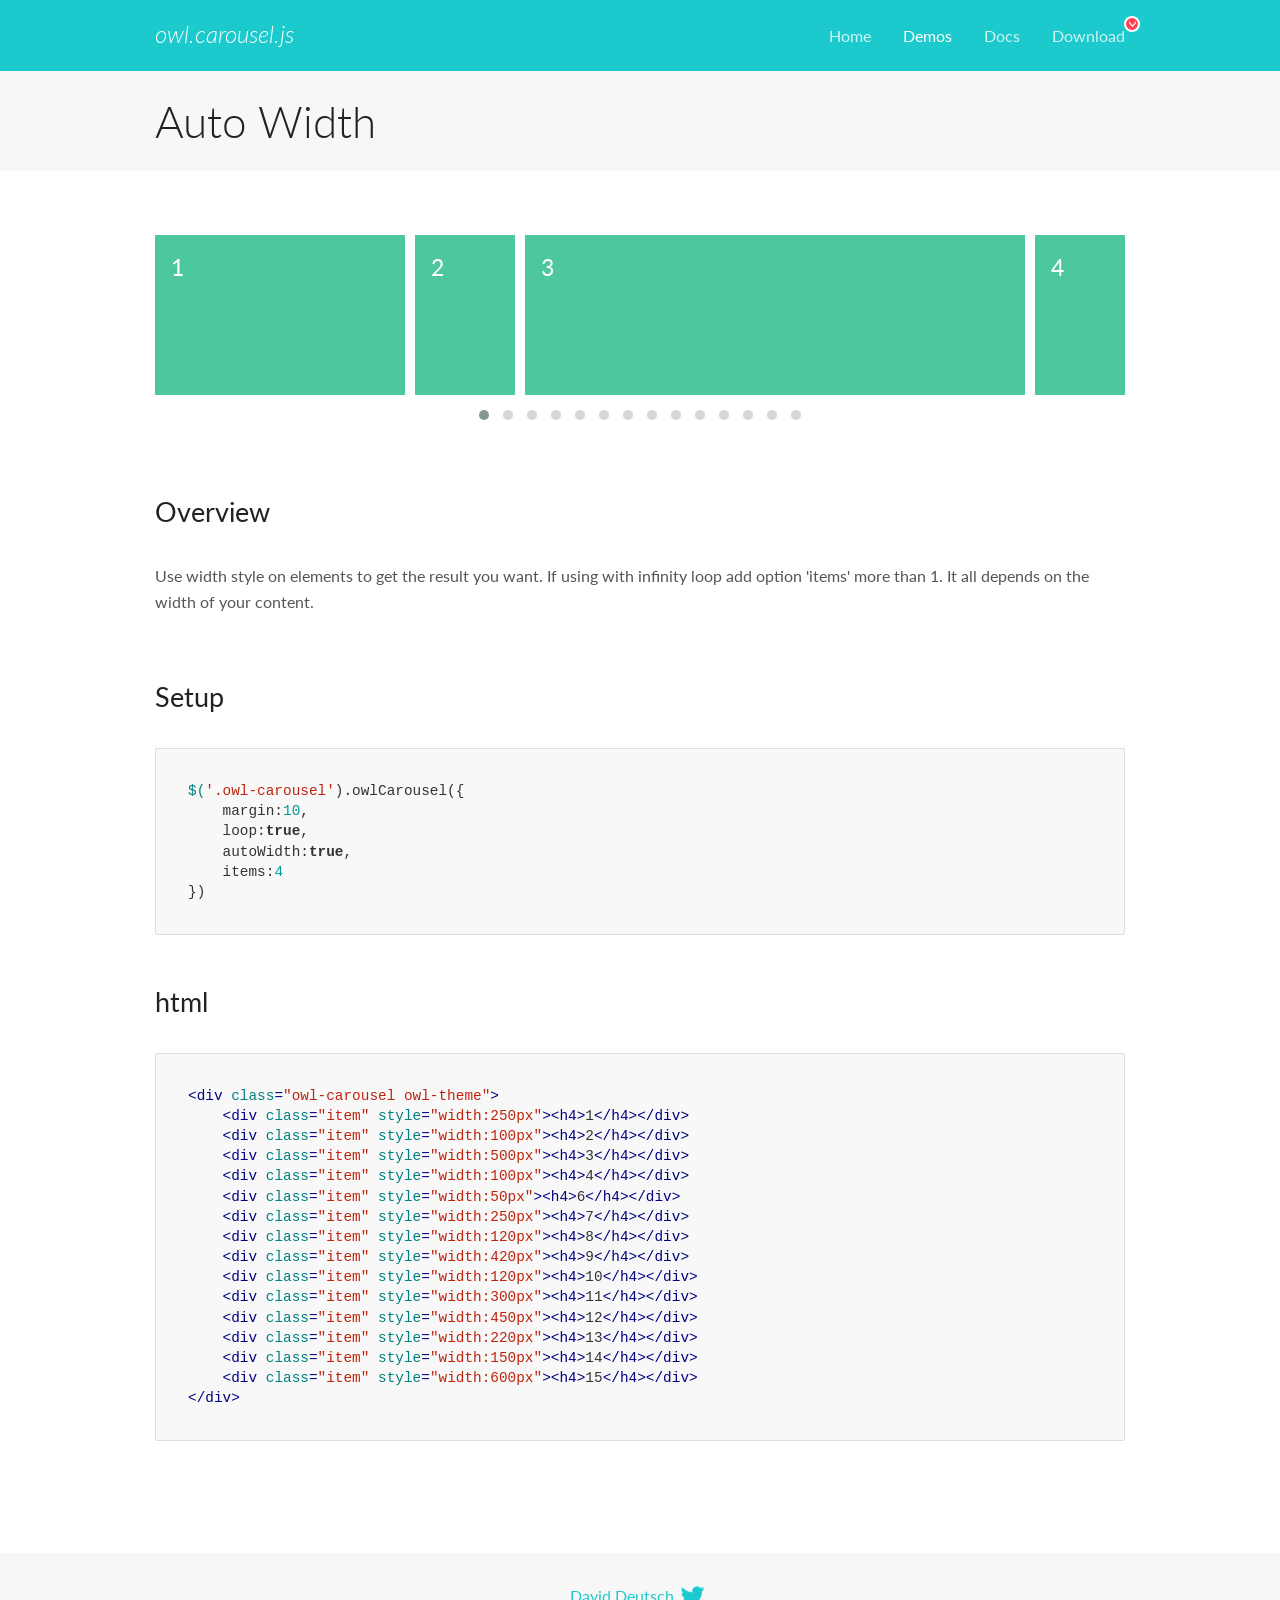
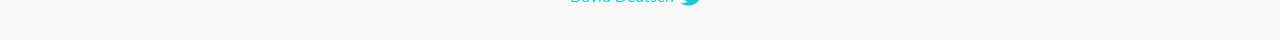
<file: FinalFront/assets/plugins/OwlCarousel2-2.3.4/docs/demos/autowidth.html>
<!DOCTYPE html>
<html lang="en">
  <head>

    <!-- head -->
    <meta charset="utf-8">
    <meta name="msapplication-tap-highlight" content="no" />
    <meta name="viewport" content="width=device-width, initial-scale=1.0" />
    <meta name="description" content="Auto Width">
    <meta name="author" content="David Deutsch">
    <title>
      Auto Width Demo | Owl Carousel | 2.3.4
    </title>

    <!-- Stylesheets -->
    <link href='https://fonts.googleapis.com/css?family=Lato:300,400,700,400italic,300italic' rel='stylesheet' type='text/css'>
    <link rel="stylesheet" href="../assets/css/docs.theme.min.css">

    <!-- Owl Stylesheets -->
    <link rel="stylesheet" href="../assets/owlcarousel/assets/owl.carousel.min.css">
    <link rel="stylesheet" href="../assets/owlcarousel/assets/owl.theme.default.min.css">

    <!-- HTML5 shim and Respond.js IE8 support of HTML5 elements and media queries -->

    <!--[if lt IE 9]>
      <script src="https://oss.maxcdn.com/libs/html5shiv/3.7.0/html5shiv.js"></script>
      <script src="https://oss.maxcdn.com/libs/respond.js/1.3.0/respond.min.js"></script>
    <![endif]-->

    <!-- Favicons -->
    <link rel="apple-touch-icon-precomposed" sizes="144x144" href="../assets/ico/apple-touch-icon-144-precomposed.png">
    <link rel="shortcut icon" href="../assets/ico/favicon.png">
    <link rel="shortcut icon" href="favicon.ico">

    <!-- Yeah i know js should not be in header. Its required for demos.-->

    <!-- javascript -->
    <script src="../assets/vendors/jquery.min.js"></script>
    <script src="../assets/owlcarousel/owl.carousel.js"></script>
  </head>
  <body>

    <!-- header -->
    <header class="header">
      <div class="row">
        <div class="large-12 columns">
          <div class="brand left">
            <h3>
              <a href="/OwlCarousel2/">owl.carousel.js</a> 
            </h3>
          </div>
          <a id="toggle-nav" class="right">
            <span></span> <span></span> <span></span> 
          </a> 
          <div class="nav-bar">
            <ul class="clearfix">
              <li> <a href="/OwlCarousel2/index.html">Home</a>  </li>
              <li class="active">
                <a href="/OwlCarousel2/demos/demos.html">Demos</a> 
              </li>
              <li> <a href="/OwlCarousel2/docs/started-welcome.html">Docs</a>  </li>
              <li>
                <a href="https://github.com/OwlCarousel2/OwlCarousel2/archive/2.3.4.zip">Download</a> 
                <span class="download"></span> 
              </li>
            </ul>
          </div>
        </div>
      </div>
    </header>

    <!-- title -->
    <section class="title">
      <div class="row">
        <div class="large-12 columns">
          <h1>Auto Width</h1>
        </div>
      </div>
    </section>

    <!--  Demos -->
    <section id="demos">
      <div class="row">
        <div class="large-12 columns">
          <div class="owl-carousel owl-theme">
            <div class="item" style="width:250px">
              <h4>1</h4>
            </div>
            <div class="item" style="width:100px">
              <h4>2</h4>
            </div>
            <div class="item" style="width:500px">
              <h4>3</h4>
            </div>
            <div class="item" style="width:100px">
              <h4>4</h4>
            </div>
            <div class="item" style="width:50px">
              <h4>6</h4>
            </div>
            <div class="item" style="width:250px">
              <h4>7</h4>
            </div>
            <div class="item" style="width:120px">
              <h4>8</h4>
            </div>
            <div class="item" style="width:420px">
              <h4>9</h4>
            </div>
            <div class="item" style="width:120px">
              <h4>10</h4>
            </div>
            <div class="item" style="width:300px">
              <h4>11</h4>
            </div>
            <div class="item" style="width:450px">
              <h4>12</h4>
            </div>
            <div class="item" style="width:220px">
              <h4>13</h4>
            </div>
            <div class="item" style="width:150px">
              <h4>14</h4>
            </div>
            <div class="item" style="width:600px">
              <h4>15</h4>
            </div>
          </div>
          <h3 id="overview">Overview</h3>
          <p>Use width style on elements to get the result you want. If using with infinity loop add option &#39;items&#39; more than 1. It all depends on the width of your content.</p>
          <h3 id="setup">Setup</h3>
          <pre><code>$(&#39;.owl-carousel&#39;).owlCarousel({
    margin:10,
    loop:true,
    autoWidth:true,
    items:4
})</code></pre>
          <h3 id="html">html</h3>
          <pre><code>&lt;div class=&quot;owl-carousel owl-theme&quot;&gt;
    &lt;div class=&quot;item&quot; style=&quot;width:250px&quot;&gt;&lt;h4&gt;1&lt;/h4&gt;&lt;/div&gt;
    &lt;div class=&quot;item&quot; style=&quot;width:100px&quot;&gt;&lt;h4&gt;2&lt;/h4&gt;&lt;/div&gt;
    &lt;div class=&quot;item&quot; style=&quot;width:500px&quot;&gt;&lt;h4&gt;3&lt;/h4&gt;&lt;/div&gt;
    &lt;div class=&quot;item&quot; style=&quot;width:100px&quot;&gt;&lt;h4&gt;4&lt;/h4&gt;&lt;/div&gt;
    &lt;div class=&quot;item&quot; style=&quot;width:50px&quot;&gt;&lt;h4&gt;6&lt;/h4&gt;&lt;/div&gt;
    &lt;div class=&quot;item&quot; style=&quot;width:250px&quot;&gt;&lt;h4&gt;7&lt;/h4&gt;&lt;/div&gt;
    &lt;div class=&quot;item&quot; style=&quot;width:120px&quot;&gt;&lt;h4&gt;8&lt;/h4&gt;&lt;/div&gt;
    &lt;div class=&quot;item&quot; style=&quot;width:420px&quot;&gt;&lt;h4&gt;9&lt;/h4&gt;&lt;/div&gt;
    &lt;div class=&quot;item&quot; style=&quot;width:120px&quot;&gt;&lt;h4&gt;10&lt;/h4&gt;&lt;/div&gt;
    &lt;div class=&quot;item&quot; style=&quot;width:300px&quot;&gt;&lt;h4&gt;11&lt;/h4&gt;&lt;/div&gt;
    &lt;div class=&quot;item&quot; style=&quot;width:450px&quot;&gt;&lt;h4&gt;12&lt;/h4&gt;&lt;/div&gt;
    &lt;div class=&quot;item&quot; style=&quot;width:220px&quot;&gt;&lt;h4&gt;13&lt;/h4&gt;&lt;/div&gt;
    &lt;div class=&quot;item&quot; style=&quot;width:150px&quot;&gt;&lt;h4&gt;14&lt;/h4&gt;&lt;/div&gt;
    &lt;div class=&quot;item&quot; style=&quot;width:600px&quot;&gt;&lt;h4&gt;15&lt;/h4&gt;&lt;/div&gt;
&lt;/div&gt;</code></pre>
          <script>
            $(document).ready(function() {
              $('.owl-carousel').owlCarousel({
                margin: 10,
                loop: true,
                autoWidth: true,
                items: 4
              })
            })
          </script>
        </div>
      </div>
    </section>

    <!-- footer -->
    <footer class="footer">
      <div class="row">
        <div class="large-12 columns">
          <h5>
            <a href="/OwlCarousel2/docs/support-contact.html">David Deutsch</a> 
            <a id="custom-tweet-button" href="https://twitter.com/share?url=https://github.com/OwlCarousel2/OwlCarousel2&text=Owl Carousel - This is so awesome! " target="_blank"></a> 
          </h5>
        </div>
      </div>
    </footer>

    <!-- vendors -->
    <script src="../assets/vendors/highlight.js"></script>
    <script src="../assets/js/app.js"></script>
  </body>
</html>
</file>
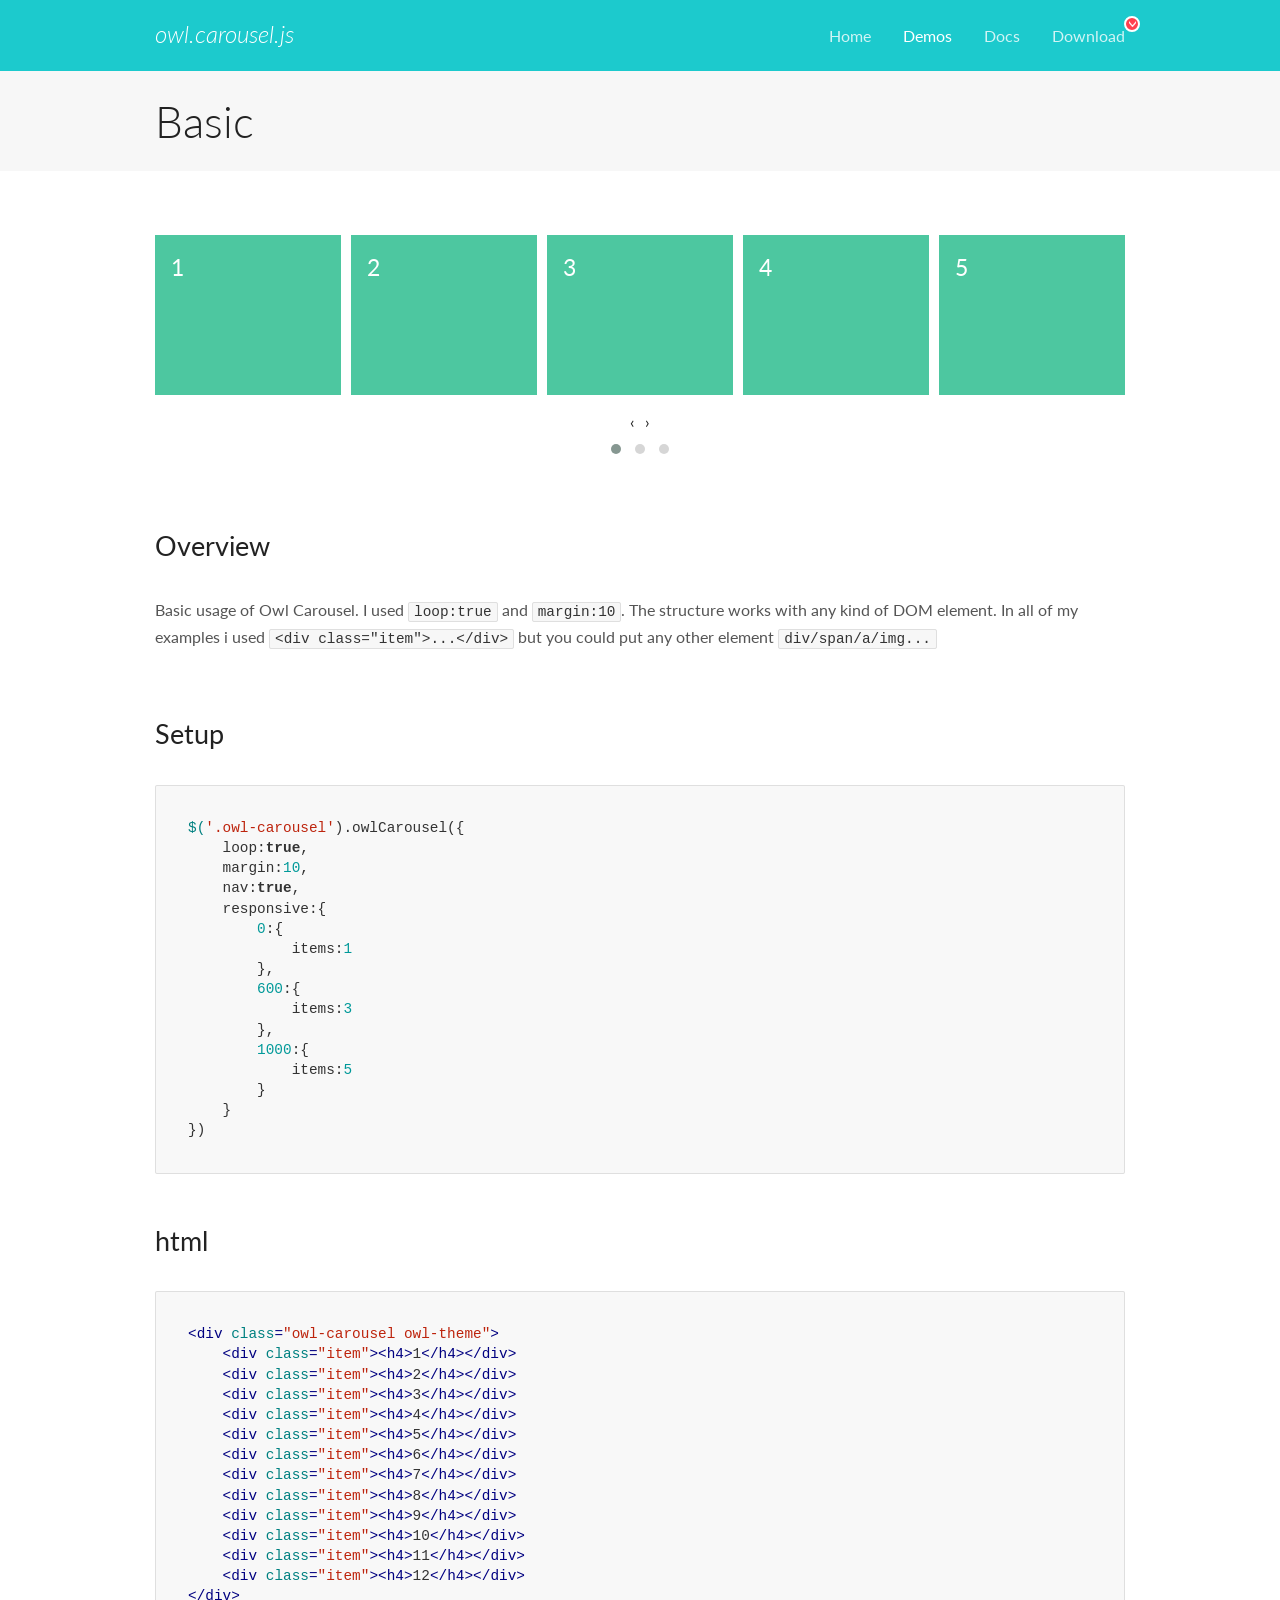
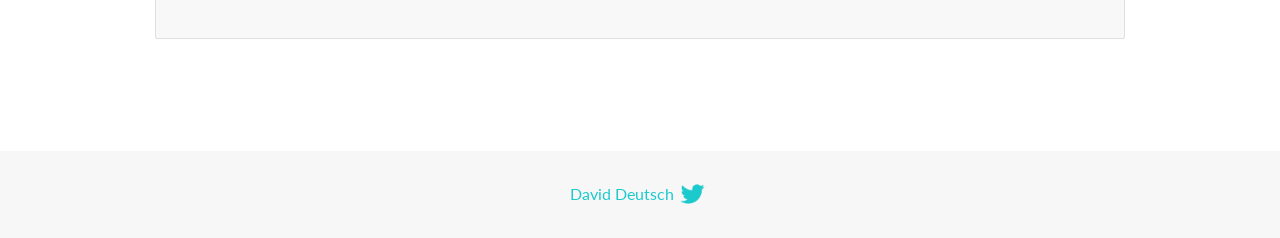
<file: FinalFront/assets/plugins/OwlCarousel2-2.3.4/docs/demos/basic.html>
<!DOCTYPE html>
<html lang="en">
  <head>

    <!-- head -->
    <meta charset="utf-8">
    <meta name="msapplication-tap-highlight" content="no" />
    <meta name="viewport" content="width=device-width, initial-scale=1.0" />
    <meta name="description" content="Basic usage demo">
    <meta name="author" content="David Deutsch">
    <title>
      Basic Demo | Owl Carousel | 2.3.4
    </title>

    <!-- Stylesheets -->
    <link href='https://fonts.googleapis.com/css?family=Lato:300,400,700,400italic,300italic' rel='stylesheet' type='text/css'>
    <link rel="stylesheet" href="../assets/css/docs.theme.min.css">

    <!-- Owl Stylesheets -->
    <link rel="stylesheet" href="../assets/owlcarousel/assets/owl.carousel.min.css">
    <link rel="stylesheet" href="../assets/owlcarousel/assets/owl.theme.default.min.css">

    <!-- HTML5 shim and Respond.js IE8 support of HTML5 elements and media queries -->

    <!--[if lt IE 9]>
      <script src="https://oss.maxcdn.com/libs/html5shiv/3.7.0/html5shiv.js"></script>
      <script src="https://oss.maxcdn.com/libs/respond.js/1.3.0/respond.min.js"></script>
    <![endif]-->

    <!-- Favicons -->
    <link rel="apple-touch-icon-precomposed" sizes="144x144" href="../assets/ico/apple-touch-icon-144-precomposed.png">
    <link rel="shortcut icon" href="../assets/ico/favicon.png">
    <link rel="shortcut icon" href="favicon.ico">

    <!-- Yeah i know js should not be in header. Its required for demos.-->

    <!-- javascript -->
    <script src="../assets/vendors/jquery.min.js"></script>
    <script src="../assets/owlcarousel/owl.carousel.js"></script>
  </head>
  <body>

    <!-- header -->
    <header class="header">
      <div class="row">
        <div class="large-12 columns">
          <div class="brand left">
            <h3>
              <a href="/OwlCarousel2/">owl.carousel.js</a> 
            </h3>
          </div>
          <a id="toggle-nav" class="right">
            <span></span> <span></span> <span></span> 
          </a> 
          <div class="nav-bar">
            <ul class="clearfix">
              <li> <a href="/OwlCarousel2/index.html">Home</a>  </li>
              <li class="active">
                <a href="/OwlCarousel2/demos/demos.html">Demos</a> 
              </li>
              <li> <a href="/OwlCarousel2/docs/started-welcome.html">Docs</a>  </li>
              <li>
                <a href="https://github.com/OwlCarousel2/OwlCarousel2/archive/2.3.4.zip">Download</a> 
                <span class="download"></span> 
              </li>
            </ul>
          </div>
        </div>
      </div>
    </header>

    <!-- title -->
    <section class="title">
      <div class="row">
        <div class="large-12 columns">
          <h1>Basic</h1>
        </div>
      </div>
    </section>

    <!--  Demos -->
    <section id="demos">
      <div class="row">
        <div class="large-12 columns">
          <div class="owl-carousel owl-theme">
            <div class="item">
              <h4>1</h4>
            </div>
            <div class="item">
              <h4>2</h4>
            </div>
            <div class="item">
              <h4>3</h4>
            </div>
            <div class="item">
              <h4>4</h4>
            </div>
            <div class="item">
              <h4>5</h4>
            </div>
            <div class="item">
              <h4>6</h4>
            </div>
            <div class="item">
              <h4>7</h4>
            </div>
            <div class="item">
              <h4>8</h4>
            </div>
            <div class="item">
              <h4>9</h4>
            </div>
            <div class="item">
              <h4>10</h4>
            </div>
            <div class="item">
              <h4>11</h4>
            </div>
            <div class="item">
              <h4>12</h4>
            </div>
          </div>
          <h3 id="overview">Overview</h3>
          <p>Basic usage of Owl Carousel. I used <code>loop:true</code> and <code>margin:10</code>. The structure works with any kind of DOM element. In all of my examples i used <code>&lt;div class=&quot;item&quot;&gt;...&lt;/div&gt;</code> but you could
            put any other element <code>div/span/a/img...</code></p>
          <h3 id="setup">Setup</h3>
          <pre><code>$(&#39;.owl-carousel&#39;).owlCarousel({
    loop:true,
    margin:10,
    nav:true,
    responsive:{
        0:{
            items:1
        },
        600:{
            items:3
        },
        1000:{
            items:5
        }
    }
})</code></pre>
          <h3 id="html">html</h3>
          <pre><code>&lt;div class=&quot;owl-carousel owl-theme&quot;&gt;
    &lt;div class=&quot;item&quot;&gt;&lt;h4&gt;1&lt;/h4&gt;&lt;/div&gt;
    &lt;div class=&quot;item&quot;&gt;&lt;h4&gt;2&lt;/h4&gt;&lt;/div&gt;
    &lt;div class=&quot;item&quot;&gt;&lt;h4&gt;3&lt;/h4&gt;&lt;/div&gt;
    &lt;div class=&quot;item&quot;&gt;&lt;h4&gt;4&lt;/h4&gt;&lt;/div&gt;
    &lt;div class=&quot;item&quot;&gt;&lt;h4&gt;5&lt;/h4&gt;&lt;/div&gt;
    &lt;div class=&quot;item&quot;&gt;&lt;h4&gt;6&lt;/h4&gt;&lt;/div&gt;
    &lt;div class=&quot;item&quot;&gt;&lt;h4&gt;7&lt;/h4&gt;&lt;/div&gt;
    &lt;div class=&quot;item&quot;&gt;&lt;h4&gt;8&lt;/h4&gt;&lt;/div&gt;
    &lt;div class=&quot;item&quot;&gt;&lt;h4&gt;9&lt;/h4&gt;&lt;/div&gt;
    &lt;div class=&quot;item&quot;&gt;&lt;h4&gt;10&lt;/h4&gt;&lt;/div&gt;
    &lt;div class=&quot;item&quot;&gt;&lt;h4&gt;11&lt;/h4&gt;&lt;/div&gt;
    &lt;div class=&quot;item&quot;&gt;&lt;h4&gt;12&lt;/h4&gt;&lt;/div&gt;
&lt;/div&gt;</code></pre>
          <script>
            $(document).ready(function() {
              var owl = $('.owl-carousel');
              owl.owlCarousel({
                margin: 10,
                nav: true,
                loop: true,
                responsive: {
                  0: {
                    items: 1
                  },
                  600: {
                    items: 3
                  },
                  1000: {
                    items: 5
                  }
                }
              })
            })
          </script>
        </div>
      </div>
    </section>

    <!-- footer -->
    <footer class="footer">
      <div class="row">
        <div class="large-12 columns">
          <h5>
            <a href="/OwlCarousel2/docs/support-contact.html">David Deutsch</a> 
            <a id="custom-tweet-button" href="https://twitter.com/share?url=https://github.com/OwlCarousel2/OwlCarousel2&text=Owl Carousel - This is so awesome! " target="_blank"></a> 
          </h5>
        </div>
      </div>
    </footer>

    <!-- vendors -->
    <script src="../assets/vendors/highlight.js"></script>
    <script src="../assets/js/app.js"></script>
  </body>
</html>
</file>
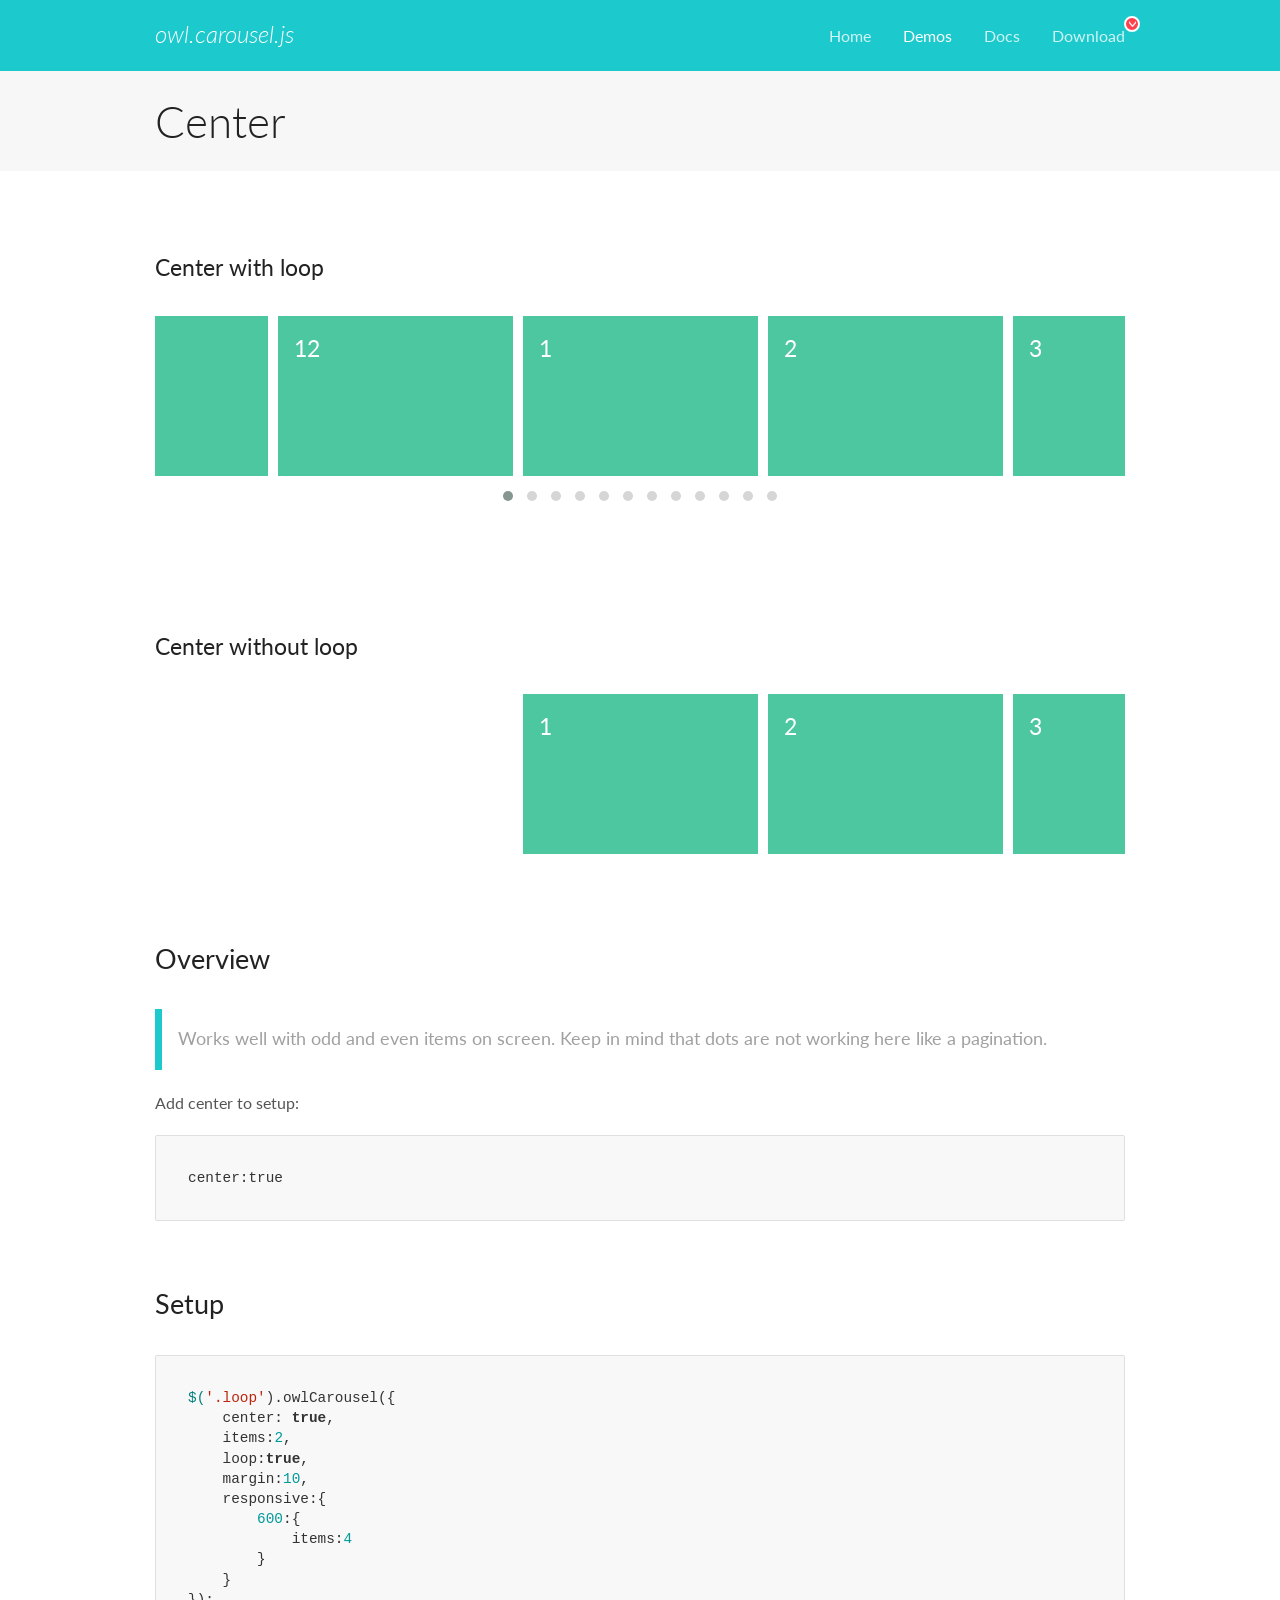
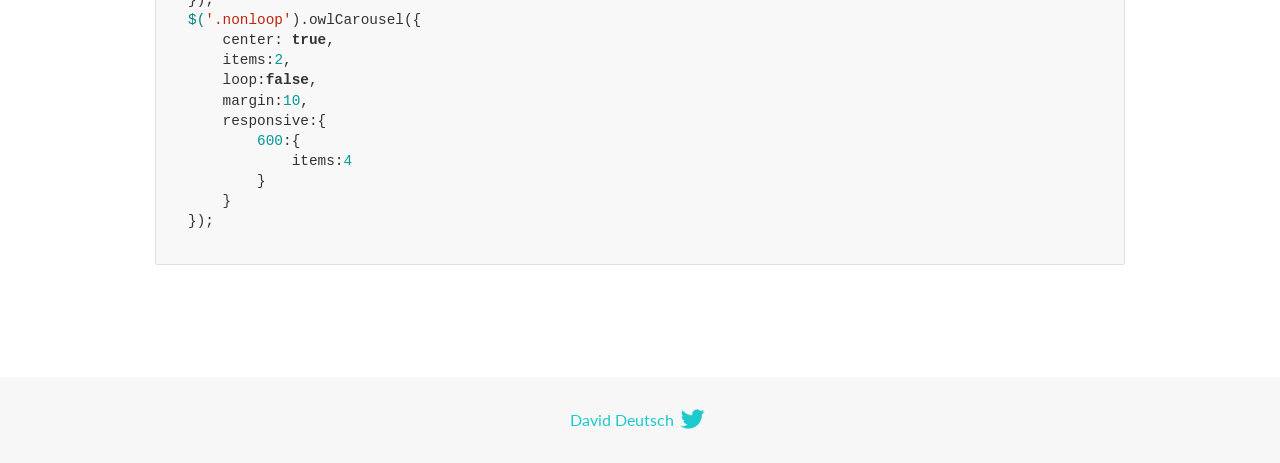
<file: FinalFront/assets/plugins/OwlCarousel2-2.3.4/docs/demos/center.html>
<!DOCTYPE html>
<html lang="en">
  <head>

    <!-- head -->
    <meta charset="utf-8">
    <meta name="msapplication-tap-highlight" content="no" />
    <meta name="viewport" content="width=device-width, initial-scale=1.0" />
    <meta name="description" content="Center carousel">
    <meta name="author" content="David Deutsch">
    <title>
      Center Demo | Owl Carousel | 2.3.4
    </title>

    <!-- Stylesheets -->
    <link href='https://fonts.googleapis.com/css?family=Lato:300,400,700,400italic,300italic' rel='stylesheet' type='text/css'>
    <link rel="stylesheet" href="../assets/css/docs.theme.min.css">

    <!-- Owl Stylesheets -->
    <link rel="stylesheet" href="../assets/owlcarousel/assets/owl.carousel.min.css">
    <link rel="stylesheet" href="../assets/owlcarousel/assets/owl.theme.default.min.css">

    <!-- HTML5 shim and Respond.js IE8 support of HTML5 elements and media queries -->

    <!--[if lt IE 9]>
      <script src="https://oss.maxcdn.com/libs/html5shiv/3.7.0/html5shiv.js"></script>
      <script src="https://oss.maxcdn.com/libs/respond.js/1.3.0/respond.min.js"></script>
    <![endif]-->

    <!-- Favicons -->
    <link rel="apple-touch-icon-precomposed" sizes="144x144" href="../assets/ico/apple-touch-icon-144-precomposed.png">
    <link rel="shortcut icon" href="../assets/ico/favicon.png">
    <link rel="shortcut icon" href="favicon.ico">

    <!-- Yeah i know js should not be in header. Its required for demos.-->

    <!-- javascript -->
    <script src="../assets/vendors/jquery.min.js"></script>
    <script src="../assets/owlcarousel/owl.carousel.js"></script>
  </head>
  <body>

    <!-- header -->
    <header class="header">
      <div class="row">
        <div class="large-12 columns">
          <div class="brand left">
            <h3>
              <a href="/OwlCarousel2/">owl.carousel.js</a> 
            </h3>
          </div>
          <a id="toggle-nav" class="right">
            <span></span> <span></span> <span></span> 
          </a> 
          <div class="nav-bar">
            <ul class="clearfix">
              <li> <a href="/OwlCarousel2/index.html">Home</a>  </li>
              <li class="active">
                <a href="/OwlCarousel2/demos/demos.html">Demos</a> 
              </li>
              <li> <a href="/OwlCarousel2/docs/started-welcome.html">Docs</a>  </li>
              <li>
                <a href="https://github.com/OwlCarousel2/OwlCarousel2/archive/2.3.4.zip">Download</a> 
                <span class="download"></span> 
              </li>
            </ul>
          </div>
        </div>
      </div>
    </header>

    <!-- title -->
    <section class="title">
      <div class="row">
        <div class="large-12 columns">
          <h1>Center</h1>
        </div>
      </div>
    </section>

    <!--  Demos -->
    <section id="demos">
      <div class="row">
        <div class="large-12 columns">
          <h4 id="center-with-loop">Center with loop</h4>
          <div class="loop owl-carousel owl-theme">
            <div class="item">
              <h4>1</h4>
            </div>
            <div class="item">
              <h4>2</h4>
            </div>
            <div class="item">
              <h4>3</h4>
            </div>
            <div class="item">
              <h4>4</h4>
            </div>
            <div class="item">
              <h4>5</h4>
            </div>
            <div class="item">
              <h4>6</h4>
            </div>
            <div class="item">
              <h4>7</h4>
            </div>
            <div class="item">
              <h4>8</h4>
            </div>
            <div class="item">
              <h4>9</h4>
            </div>
            <div class="item">
              <h4>10</h4>
            </div>
            <div class="item">
              <h4>11</h4>
            </div>
            <div class="item">
              <h4>12</h4>
            </div>
          </div>
          <br>
          <h4 id="center-without-loop">Center without loop</h4>
          <div class="nonloop owl-carousel">
            <div class="item">
              <h4>1</h4>
            </div>
            <div class="item">
              <h4>2</h4>
            </div>
            <div class="item">
              <h4>3</h4>
            </div>
            <div class="item">
              <h4>4</h4>
            </div>
            <div class="item">
              <h4>5</h4>
            </div>
            <div class="item">
              <h4>6</h4>
            </div>
            <div class="item">
              <h4>7</h4>
            </div>
            <div class="item">
              <h4>8</h4>
            </div>
            <div class="item">
              <h4>9</h4>
            </div>
            <div class="item">
              <h4>10</h4>
            </div>
            <div class="item">
              <h4>11</h4>
            </div>
            <div class="item">
              <h4>12</h4>
            </div>
          </div>
          <h3 id="overview">Overview</h3>
          <blockquote>
            <p>Works well with odd and even items on screen. Keep in mind that dots are not working here like a pagination.</p>
          </blockquote>
          <p>Add center to setup:</p>
          <pre><code>center:true</code></pre>
          <h3 id="setup">Setup</h3>
          <pre><code>$(&#39;.loop&#39;).owlCarousel({
    center: true,
    items:2,
    loop:true,
    margin:10,
    responsive:{
        600:{
            items:4
        }
    }
});
$(&#39;.nonloop&#39;).owlCarousel({
    center: true,
    items:2,
    loop:false,
    margin:10,
    responsive:{
        600:{
            items:4
        }
    }
});</code></pre>
          <script>
            jQuery(document).ready(function($) {
              $('.loop').owlCarousel({
                center: true,
                items: 2,
                loop: true,
                margin: 10,
                responsive: {
                  600: {
                    items: 4
                  }
                }
              });
              $('.nonloop').owlCarousel({
                center: true,
                items: 2,
                loop: false,
                margin: 10,
                responsive: {
                  600: {
                    items: 4
                  }
                }
              });
            });
          </script>
        </div>
      </div>
    </section>

    <!-- footer -->
    <footer class="footer">
      <div class="row">
        <div class="large-12 columns">
          <h5>
            <a href="/OwlCarousel2/docs/support-contact.html">David Deutsch</a> 
            <a id="custom-tweet-button" href="https://twitter.com/share?url=https://github.com/OwlCarousel2/OwlCarousel2&text=Owl Carousel - This is so awesome! " target="_blank"></a> 
          </h5>
        </div>
      </div>
    </footer>

    <!-- vendors -->
    <script src="../assets/vendors/highlight.js"></script>
    <script src="../assets/js/app.js"></script>
  </body>
</html>
</file>
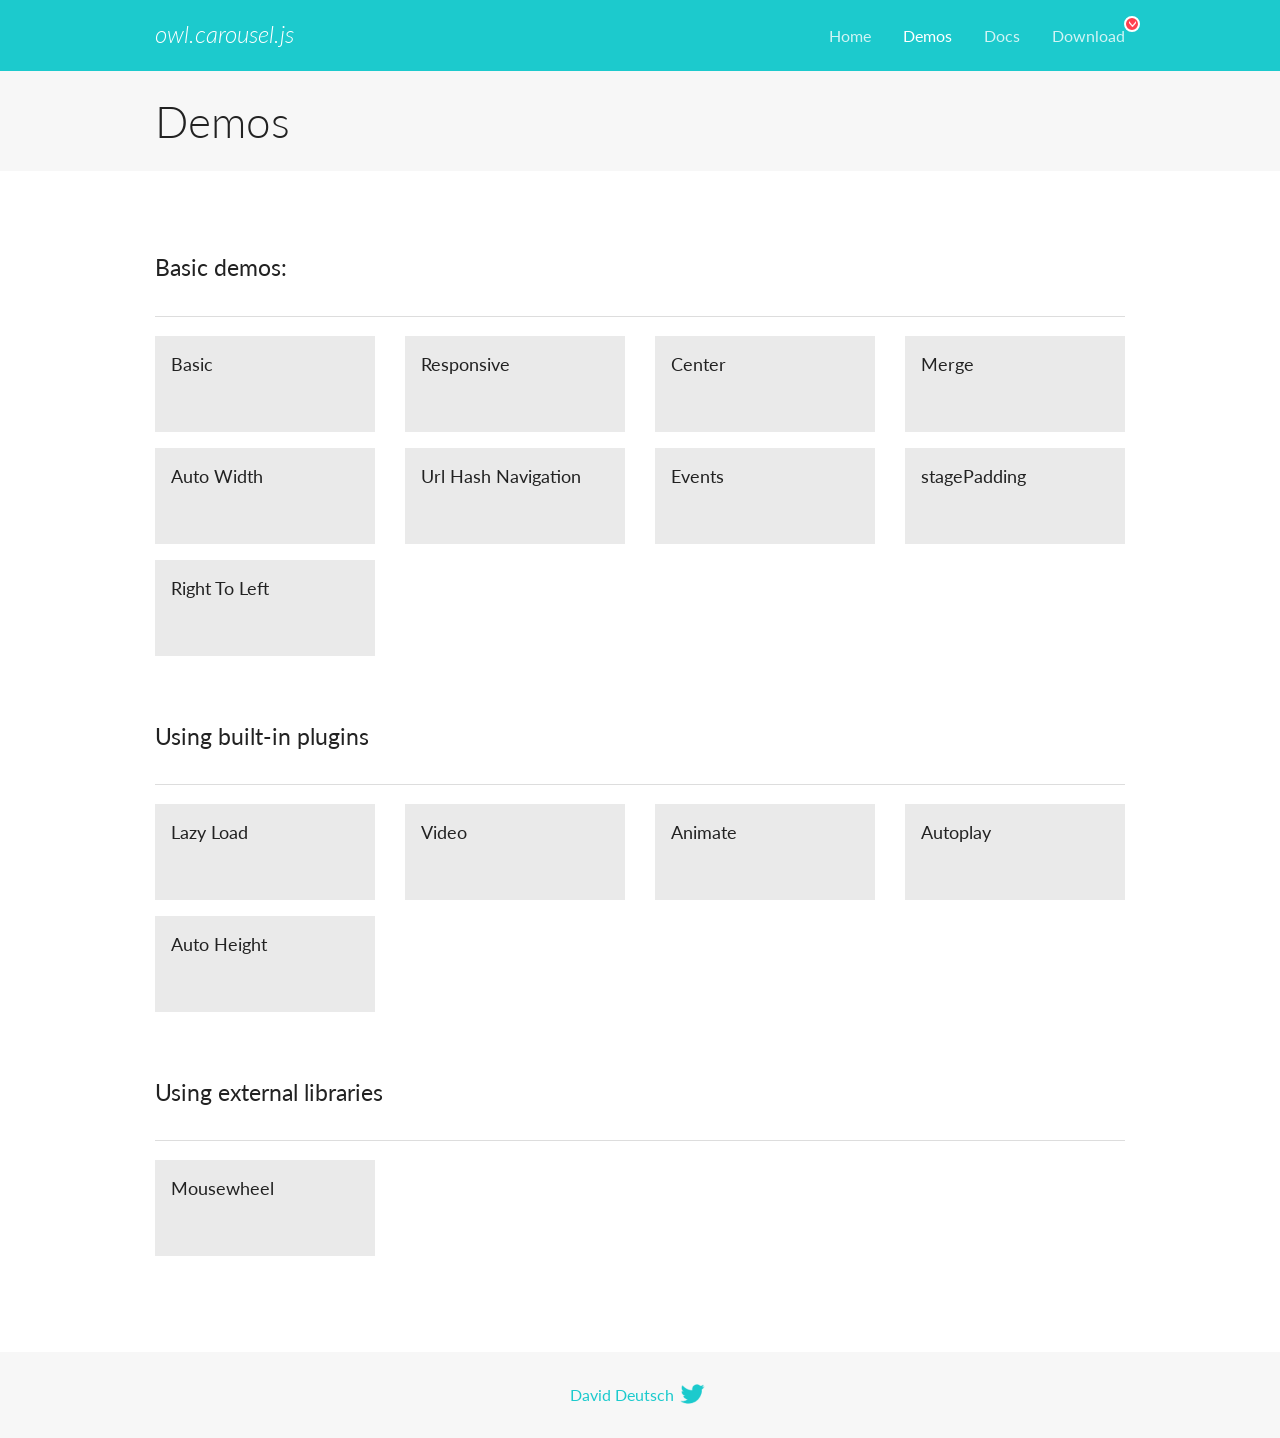
<file: FinalFront/assets/plugins/OwlCarousel2-2.3.4/docs/demos/demos.html>
<!DOCTYPE html>
<html lang="en">
  <head>

    <!-- head -->
    <meta charset="utf-8">
    <meta name="msapplication-tap-highlight" content="no" />
    <meta name="viewport" content="width=device-width, initial-scale=1.0" />
    <meta name="description" content="A list of Owl Carousel examples.">
    <meta name="author" content="David Deutsch">
    <title>
      Demos | Owl Carousel | 2.3.4
    </title>

    <!-- Stylesheets -->
    <link href='https://fonts.googleapis.com/css?family=Lato:300,400,700,400italic,300italic' rel='stylesheet' type='text/css'>
    <link rel="stylesheet" href="../assets/css/docs.theme.min.css">

    <!-- Owl Stylesheets -->
    <link rel="stylesheet" href="../assets/owlcarousel/assets/owl.carousel.min.css">
    <link rel="stylesheet" href="../assets/owlcarousel/assets/owl.theme.default.min.css">

    <!-- HTML5 shim and Respond.js IE8 support of HTML5 elements and media queries -->

    <!--[if lt IE 9]>
      <script src="https://oss.maxcdn.com/libs/html5shiv/3.7.0/html5shiv.js"></script>
      <script src="https://oss.maxcdn.com/libs/respond.js/1.3.0/respond.min.js"></script>
    <![endif]-->

    <!-- Favicons -->
    <link rel="apple-touch-icon-precomposed" sizes="144x144" href="../assets/ico/apple-touch-icon-144-precomposed.png">
    <link rel="shortcut icon" href="../assets/ico/favicon.png">
    <link rel="shortcut icon" href="favicon.ico">

    <!-- Yeah i know js should not be in header. Its required for demos.-->

    <!-- javascript -->
    <script src="../assets/vendors/jquery.min.js"></script>
    <script src="../assets/owlcarousel/owl.carousel.js"></script>
  </head>
  <body>

    <!-- header -->
    <header class="header">
      <div class="row">
        <div class="large-12 columns">
          <div class="brand left">
            <h3>
              <a href="/OwlCarousel2/">owl.carousel.js</a> 
            </h3>
          </div>
          <a id="toggle-nav" class="right">
            <span></span> <span></span> <span></span> 
          </a> 
          <div class="nav-bar">
            <ul class="clearfix">
              <li> <a href="/OwlCarousel2/index.html">Home</a>  </li>
              <li class="active">
                <a href="/OwlCarousel2/demos/demos.html">Demos</a> 
              </li>
              <li> <a href="/OwlCarousel2/docs/started-welcome.html">Docs</a>  </li>
              <li>
                <a href="https://github.com/OwlCarousel2/OwlCarousel2/archive/2.3.4.zip">Download</a> 
                <span class="download"></span> 
              </li>
            </ul>
          </div>
        </div>
      </div>
    </header>

    <!-- title -->
    <section class="title">
      <div class="row">
        <div class="large-12 columns">
          <h1>Demos</h1>
        </div>
      </div>
    </section>

    <!--  Demos -->
    <section id="demos">
      <div class="row">
        <div class="large-12 columns">
          <h4 id="basic-demos-">Basic demos:</h4>
          <hr>
          <div class="demo-list">
            <div class="row">
              <div class="small-6 medium-4 large-3 columns">
                <a href="basic.html" class="demo-block">
                  <h5>Basic </h5>
                </a> 
              </div>
              <div class="small-6 medium-4 large-3 columns">
                <a href="responsive.html" class="demo-block">
                  <h5>Responsive </h5>
                </a> 
              </div>
              <div class="small-6 medium-4 large-3 columns">
                <a href="center.html" class="demo-block">
                  <h5>Center </h5>
                </a> 
              </div>
              <div class="small-6 medium-4 large-3 columns">
                <a href="merge.html" class="demo-block">
                  <h5>Merge </h5>
                </a> 
              </div>
              <div class="small-6 medium-4 large-3 columns">
                <a href="autowidth.html" class="demo-block">
                  <h5>Auto Width </h5>
                </a> 
              </div>
              <div class="small-6 medium-4 large-3 columns">
                <a href="urlhashnav.html" class="demo-block">
                  <h5>Url Hash Navigation </h5>
                </a> 
              </div>
              <div class="small-6 medium-4 large-3 columns">
                <a href="events.html" class="demo-block">
                  <h5>Events </h5>
                </a> 
              </div>
              <div class="small-6 medium-4 large-3 columns">
                <a href="stagepadding.html" class="demo-block">
                  <h5>stagePadding </h5>
                </a> 
              </div>
              <div class="small-6 medium-4 large-3 columns">
                <a href="rtl.html" class="demo-block">
                  <h5>Right To Left </h5>
                </a> 
              </div>
            </div>
          </div>
          <h4 id="using-built-in-plugins">Using built-in plugins</h4>
          <hr>
          <div class="demo-list">
            <div class="row">
              <div class="small-6 medium-4 large-3 columns">
                <a href="lazyLoad.html" class="demo-block">
                  <h5>Lazy Load </h5>
                </a> 
              </div>
              <div class="small-6 medium-4 large-3 columns">
                <a href="video.html" class="demo-block">
                  <h5>Video </h5>
                </a> 
              </div>
              <div class="small-6 medium-4 large-3 columns">
                <a href="animate.html" class="demo-block">
                  <h5>Animate </h5>
                </a> 
              </div>
              <div class="small-6 medium-4 large-3 columns">
                <a href="autoplay.html" class="demo-block">
                  <h5>Autoplay </h5>
                </a> 
              </div>
              <div class="small-6 medium-4 large-3 columns">
                <a href="autoheight.html" class="demo-block">
                  <h5>Auto Height </h5>
                </a> 
              </div>
            </div>
          </div>
          <h4 id="using-external-libraries">Using external libraries</h4>
          <hr>
          <div class="demo-list">
            <div class="row">
              <div class="small-6 medium-4 large-3 columns">
                <a href="mousewheel.html" class="demo-block">
                  <h5>Mousewheel </h5>
                </a> 
              </div>
            </div>
          </div>
        </div>
      </div>
    </section>

    <!-- footer -->
    <footer class="footer">
      <div class="row">
        <div class="large-12 columns">
          <h5>
            <a href="/OwlCarousel2/docs/support-contact.html">David Deutsch</a> 
            <a id="custom-tweet-button" href="https://twitter.com/share?url=https://github.com/OwlCarousel2/OwlCarousel2&text=Owl Carousel - This is so awesome! " target="_blank"></a> 
          </h5>
        </div>
      </div>
    </footer>

    <!-- vendors -->
    <script src="../assets/vendors/highlight.js"></script>
    <script src="../assets/js/app.js"></script>
  </body>
</html>
</file>
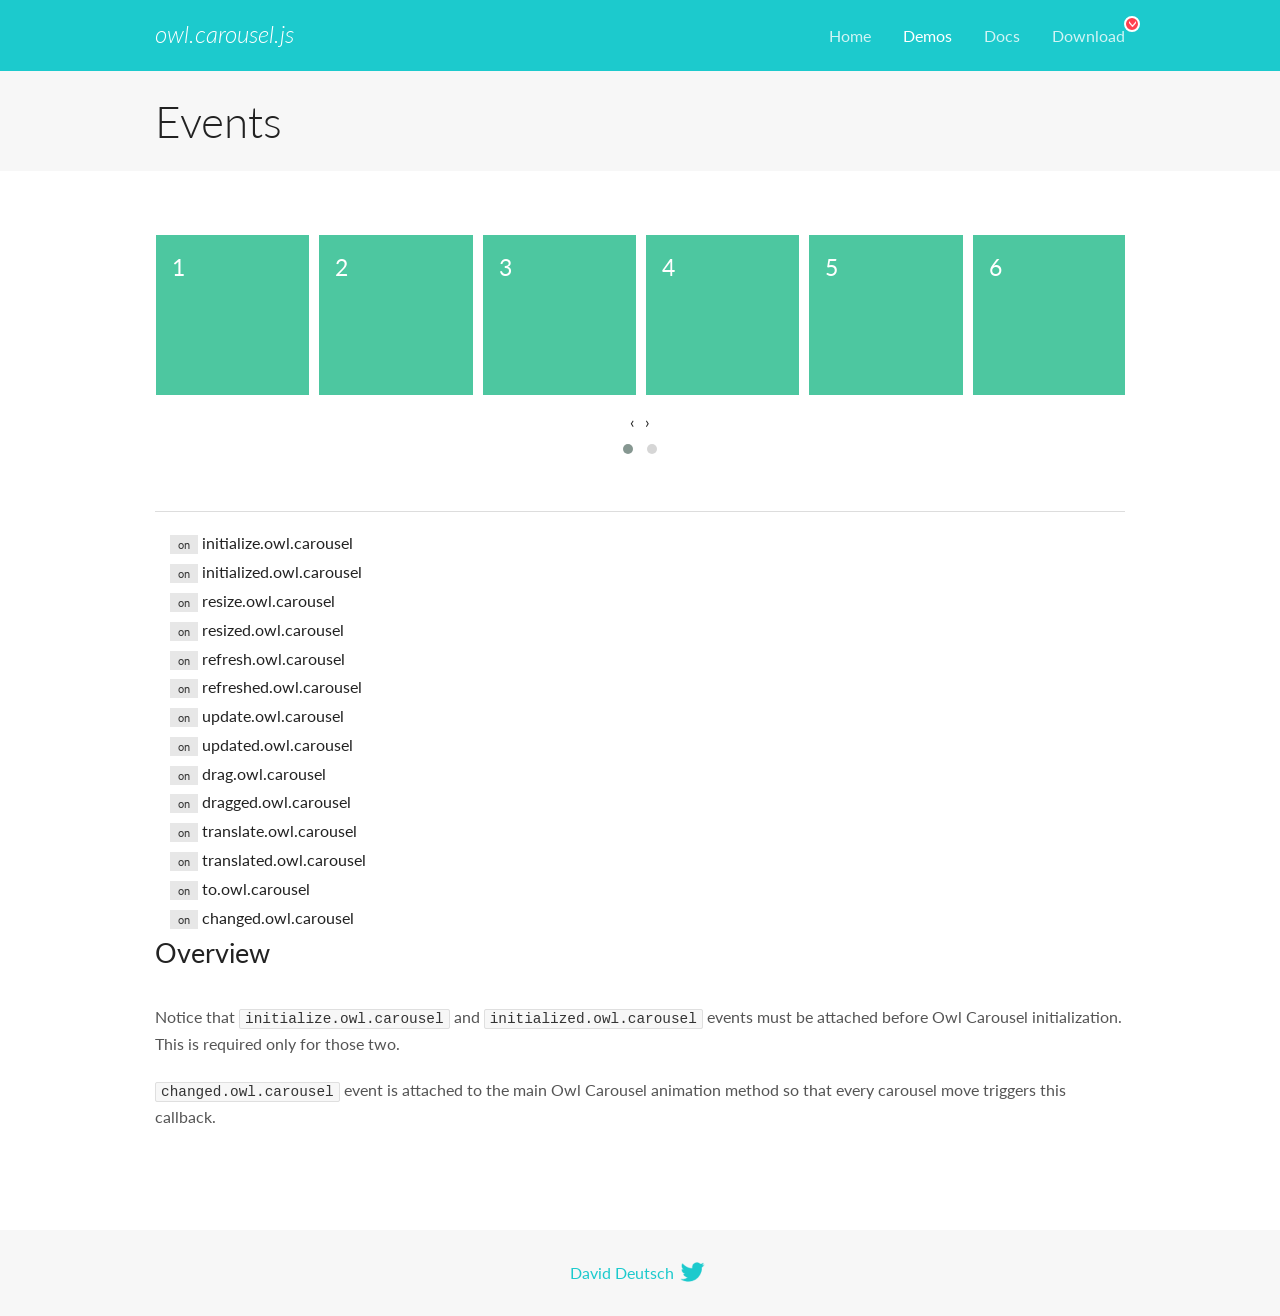
<file: FinalFront/assets/plugins/OwlCarousel2-2.3.4/docs/demos/events.html>
<!DOCTYPE html>
<html lang="en">
  <head>

    <!-- head -->
    <meta charset="utf-8">
    <meta name="msapplication-tap-highlight" content="no" />
    <meta name="viewport" content="width=device-width, initial-scale=1.0" />
    <meta name="description" content="Events usage demo">
    <meta name="author" content="David Deutsch">
    <title>
      Events Demo | Owl Carousel | 2.3.4
    </title>

    <!-- Stylesheets -->
    <link href='https://fonts.googleapis.com/css?family=Lato:300,400,700,400italic,300italic' rel='stylesheet' type='text/css'>
    <link rel="stylesheet" href="../assets/css/docs.theme.min.css">

    <!-- Owl Stylesheets -->
    <link rel="stylesheet" href="../assets/owlcarousel/assets/owl.carousel.min.css">
    <link rel="stylesheet" href="../assets/owlcarousel/assets/owl.theme.default.min.css">

    <!-- HTML5 shim and Respond.js IE8 support of HTML5 elements and media queries -->

    <!--[if lt IE 9]>
      <script src="https://oss.maxcdn.com/libs/html5shiv/3.7.0/html5shiv.js"></script>
      <script src="https://oss.maxcdn.com/libs/respond.js/1.3.0/respond.min.js"></script>
    <![endif]-->

    <!-- Favicons -->
    <link rel="apple-touch-icon-precomposed" sizes="144x144" href="../assets/ico/apple-touch-icon-144-precomposed.png">
    <link rel="shortcut icon" href="../assets/ico/favicon.png">
    <link rel="shortcut icon" href="favicon.ico">

    <!-- Yeah i know js should not be in header. Its required for demos.-->

    <!-- javascript -->
    <script src="../assets/vendors/jquery.min.js"></script>
    <script src="../assets/owlcarousel/owl.carousel.js"></script>
  </head>
  <body>

    <!-- header -->
    <header class="header">
      <div class="row">
        <div class="large-12 columns">
          <div class="brand left">
            <h3>
              <a href="/OwlCarousel2/">owl.carousel.js</a> 
            </h3>
          </div>
          <a id="toggle-nav" class="right">
            <span></span> <span></span> <span></span> 
          </a> 
          <div class="nav-bar">
            <ul class="clearfix">
              <li> <a href="/OwlCarousel2/index.html">Home</a>  </li>
              <li class="active">
                <a href="/OwlCarousel2/demos/demos.html">Demos</a> 
              </li>
              <li> <a href="/OwlCarousel2/docs/started-welcome.html">Docs</a>  </li>
              <li>
                <a href="https://github.com/OwlCarousel2/OwlCarousel2/archive/2.3.4.zip">Download</a> 
                <span class="download"></span> 
              </li>
            </ul>
          </div>
        </div>
      </div>
    </header>

    <!-- title -->
    <section class="title">
      <div class="row">
        <div class="large-12 columns">
          <h1>Events</h1>
        </div>
      </div>
    </section>

    <!--  Demos -->
    <section id="demos">
      <div class="row">
        <div class="large-12 columns">
          <div class="owl-carousel owl-theme">
            <div class="item">
              <h4>1</h4>
            </div>
            <div class="item">
              <h4>2</h4>
            </div>
            <div class="item">
              <h4>3</h4>
            </div>
            <div class="item">
              <h4>4</h4>
            </div>
            <div class="item">
              <h4>5</h4>
            </div>
            <div class="item">
              <h4>6</h4>
            </div>
            <div class="item">
              <h4>7</h4>
            </div>
            <div class="item">
              <h4>8</h4>
            </div>
            <div class="item">
              <h4>9</h4>
            </div>
            <div class="item">
              <h4>10</h4>
            </div>
            <div class="item">
              <h4>11</h4>
            </div>
            <div class="item">
              <h4>12</h4>
            </div>
          </div>
          <hr>
          <div class="large-12 columns callbacks">
            <div><span class="label secondary initialize">on</span>  initialize.owl.carousel </div>
            <div><span class="label secondary initialized">on</span>  initialized.owl.carousel </div>
            <div><span class="label secondary resize">on</span>  resize.owl.carousel </div>
            <div><span class="label secondary resized">on</span>  resized.owl.carousel </div>
            <div><span class="label secondary refresh">on</span>  refresh.owl.carousel </div>
            <div><span class="label secondary refreshed">on</span>  refreshed.owl.carousel </div>
            <div><span class="label secondary update">on</span>  update.owl.carousel </div>
            <div><span class="label secondary updated">on</span>  updated.owl.carousel </div>
            <div><span class="label secondary drag">on</span>  drag.owl.carousel </div>
            <div><span class="label secondary dragged">on</span>  dragged.owl.carousel </div>
            <div><span class="label secondary translate">on</span>  translate.owl.carousel </div>
            <div><span class="label secondary translated">on</span>  translated.owl.carousel </div>
            <div><span class="label secondary to">on</span>  to.owl.carousel </div>
            <div><span class="label secondary changed">on</span>  changed.owl.carousel </div>
          </div>
          <h3 id="overview">Overview</h3>
          <p>Notice that <code>initialize.owl.carousel</code> and <code>initialized.owl.carousel</code> events must be attached before Owl Carousel initialization. This is required only for those two.</p>
          <p><code>changed.owl.carousel</code> event is attached to the main Owl Carousel animation method so that every carousel move triggers this callback.</p>
          <script>
            jQuery(document).ready(function($) {
              var owl = $('.owl-carousel');
              owl.on('initialize.owl.carousel initialized.owl.carousel ' +
                'initialize.owl.carousel initialize.owl.carousel ' +
                'resize.owl.carousel resized.owl.carousel ' +
                'refresh.owl.carousel refreshed.owl.carousel ' +
                'update.owl.carousel updated.owl.carousel ' +
                'drag.owl.carousel dragged.owl.carousel ' +
                'translate.owl.carousel translated.owl.carousel ' +
                'to.owl.carousel changed.owl.carousel',
                function(e) {
                  $('.' + e.type)
                    .removeClass('secondary')
                    .addClass('success');
                  window.setTimeout(function() {
                    $('.' + e.type)
                      .removeClass('success')
                      .addClass('secondary');
                  }, 500);
                });
              owl.owlCarousel({
                loop: true,
                nav: true,
                lazyLoad: true,
                margin: 10,
                video: true,
                responsive: {
                  0: {
                    items: 1
                  },
                  600: {
                    items: 3
                  },
                  960: {
                    items: 5,
                  },
                  1200: {
                    items: 6
                  }
                }
              });
            });
          </script>
        </div>
      </div>
    </section>

    <!-- footer -->
    <footer class="footer">
      <div class="row">
        <div class="large-12 columns">
          <h5>
            <a href="/OwlCarousel2/docs/support-contact.html">David Deutsch</a> 
            <a id="custom-tweet-button" href="https://twitter.com/share?url=https://github.com/OwlCarousel2/OwlCarousel2&text=Owl Carousel - This is so awesome! " target="_blank"></a> 
          </h5>
        </div>
      </div>
    </footer>

    <!-- vendors -->
    <script src="../assets/vendors/highlight.js"></script>
    <script src="../assets/js/app.js"></script>
  </body>
</html>
</file>
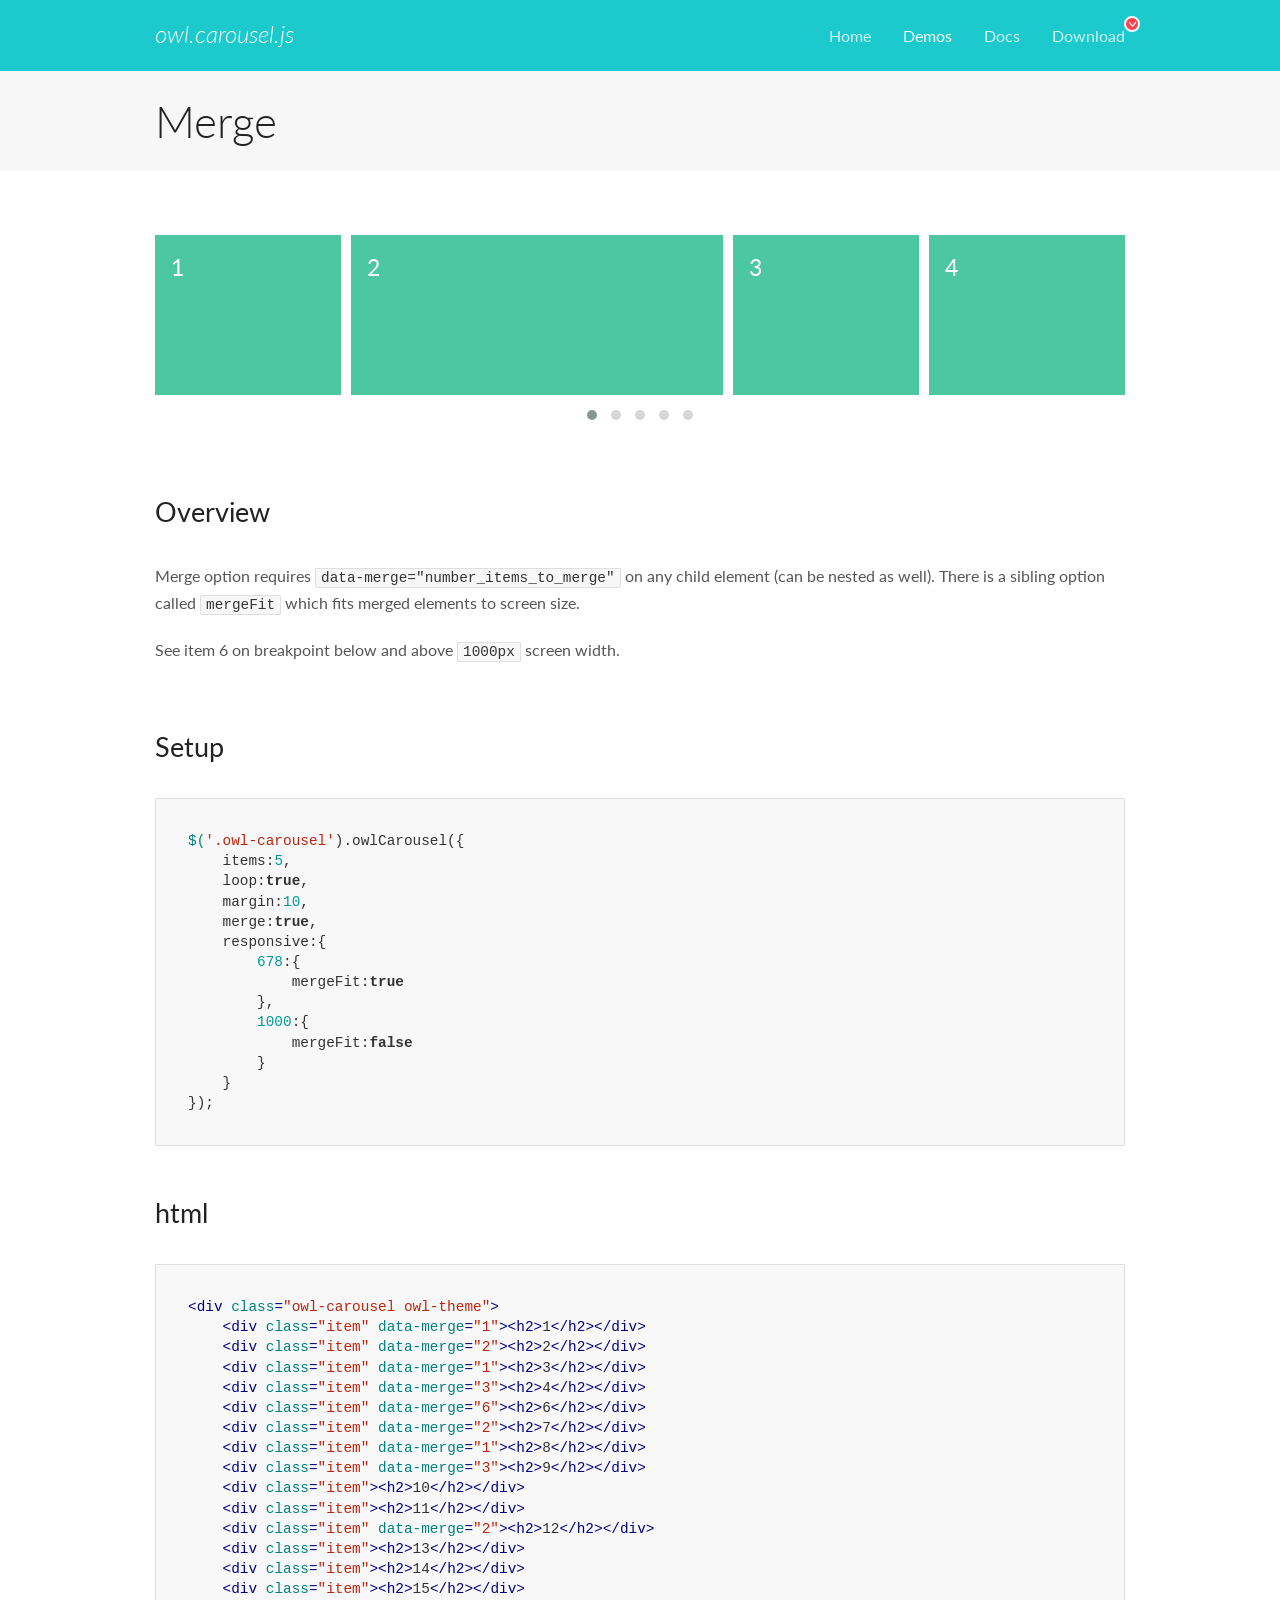
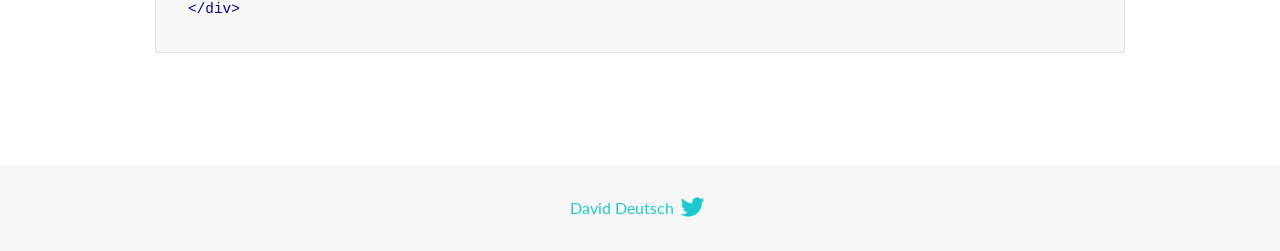
<file: FinalFront/assets/plugins/OwlCarousel2-2.3.4/docs/demos/merge.html>
<!DOCTYPE html>
<html lang="en">
  <head>

    <!-- head -->
    <meta charset="utf-8">
    <meta name="msapplication-tap-highlight" content="no" />
    <meta name="viewport" content="width=device-width, initial-scale=1.0" />
    <meta name="description" content="Merge Items">
    <meta name="author" content="David Deutsch">
    <title>
      Merge Demo | Owl Carousel | 2.3.4
    </title>

    <!-- Stylesheets -->
    <link href='https://fonts.googleapis.com/css?family=Lato:300,400,700,400italic,300italic' rel='stylesheet' type='text/css'>
    <link rel="stylesheet" href="../assets/css/docs.theme.min.css">

    <!-- Owl Stylesheets -->
    <link rel="stylesheet" href="../assets/owlcarousel/assets/owl.carousel.min.css">
    <link rel="stylesheet" href="../assets/owlcarousel/assets/owl.theme.default.min.css">

    <!-- HTML5 shim and Respond.js IE8 support of HTML5 elements and media queries -->

    <!--[if lt IE 9]>
      <script src="https://oss.maxcdn.com/libs/html5shiv/3.7.0/html5shiv.js"></script>
      <script src="https://oss.maxcdn.com/libs/respond.js/1.3.0/respond.min.js"></script>
    <![endif]-->

    <!-- Favicons -->
    <link rel="apple-touch-icon-precomposed" sizes="144x144" href="../assets/ico/apple-touch-icon-144-precomposed.png">
    <link rel="shortcut icon" href="../assets/ico/favicon.png">
    <link rel="shortcut icon" href="favicon.ico">

    <!-- Yeah i know js should not be in header. Its required for demos.-->

    <!-- javascript -->
    <script src="../assets/vendors/jquery.min.js"></script>
    <script src="../assets/owlcarousel/owl.carousel.js"></script>
  </head>
  <body>

    <!-- header -->
    <header class="header">
      <div class="row">
        <div class="large-12 columns">
          <div class="brand left">
            <h3>
              <a href="/OwlCarousel2/">owl.carousel.js</a> 
            </h3>
          </div>
          <a id="toggle-nav" class="right">
            <span></span> <span></span> <span></span> 
          </a> 
          <div class="nav-bar">
            <ul class="clearfix">
              <li> <a href="/OwlCarousel2/index.html">Home</a>  </li>
              <li class="active">
                <a href="/OwlCarousel2/demos/demos.html">Demos</a> 
              </li>
              <li> <a href="/OwlCarousel2/docs/started-welcome.html">Docs</a>  </li>
              <li>
                <a href="https://github.com/OwlCarousel2/OwlCarousel2/archive/2.3.4.zip">Download</a> 
                <span class="download"></span> 
              </li>
            </ul>
          </div>
        </div>
      </div>
    </header>

    <!-- title -->
    <section class="title">
      <div class="row">
        <div class="large-12 columns">
          <h1>Merge</h1>
        </div>
      </div>
    </section>

    <!--  Demos -->
    <section id="demos">
      <div class="row">
        <div class="large-12 columns">
          <div class="owl-carousel owl-theme">
            <div class="item" data-merge="1">
              <h4>1</h4>
            </div>
            <div class="item" data-merge="2">
              <h4>2</h4>
            </div>
            <div class="item" data-merge="1">
              <h4>3</h4>
            </div>
            <div class="item" data-merge="3">
              <h4>4</h4>
            </div>
            <div class="item" data-merge="6">
              <h4>6</h4>
            </div>
            <div class="item" data-merge="2">
              <h4>7</h4>
            </div>
            <div class="item" data-merge="1">
              <h4>8</h4>
            </div>
            <div class="item" data-merge="3">
              <h4>9</h4>
            </div>
            <div class="item">
              <h4>10</h4>
            </div>
            <div class="item">
              <h4>11</h4>
            </div>
            <div class="item" data-merge="2">
              <h4>12</h4>
            </div>
            <div class="item">
              <h4>13</h4>
            </div>
            <div class="item">
              <h4>14</h4>
            </div>
            <div class="item">
              <h4>15</h4>
            </div>
          </div>
          <h3 id="overview">Overview</h3>
          <p>Merge option requires <code>data-merge=&quot;number_items_to_merge&quot;</code> on any child element (can be nested as well). There is a sibling option called <code>mergeFit</code> which fits merged elements to screen size. </p>
          <p>See item 6 on breakpoint below and above <code>1000px</code> screen width.</p>
          <h3 id="setup">Setup</h3>
          <pre><code>$(&#39;.owl-carousel&#39;).owlCarousel({
    items:5,
    loop:true,
    margin:10,
    merge:true,
    responsive:{
        678:{
            mergeFit:true
        },
        1000:{
            mergeFit:false
        }
    }
});</code></pre>
          <h3 id="html">html</h3>
          <pre><code>&lt;div class=&quot;owl-carousel owl-theme&quot;&gt;
    &lt;div class=&quot;item&quot; data-merge=&quot;1&quot;&gt;&lt;h2&gt;1&lt;/h2&gt;&lt;/div&gt;
    &lt;div class=&quot;item&quot; data-merge=&quot;2&quot;&gt;&lt;h2&gt;2&lt;/h2&gt;&lt;/div&gt;
    &lt;div class=&quot;item&quot; data-merge=&quot;1&quot;&gt;&lt;h2&gt;3&lt;/h2&gt;&lt;/div&gt;
    &lt;div class=&quot;item&quot; data-merge=&quot;3&quot;&gt;&lt;h2&gt;4&lt;/h2&gt;&lt;/div&gt;
    &lt;div class=&quot;item&quot; data-merge=&quot;6&quot;&gt;&lt;h2&gt;6&lt;/h2&gt;&lt;/div&gt;
    &lt;div class=&quot;item&quot; data-merge=&quot;2&quot;&gt;&lt;h2&gt;7&lt;/h2&gt;&lt;/div&gt;
    &lt;div class=&quot;item&quot; data-merge=&quot;1&quot;&gt;&lt;h2&gt;8&lt;/h2&gt;&lt;/div&gt;
    &lt;div class=&quot;item&quot; data-merge=&quot;3&quot;&gt;&lt;h2&gt;9&lt;/h2&gt;&lt;/div&gt;
    &lt;div class=&quot;item&quot;&gt;&lt;h2&gt;10&lt;/h2&gt;&lt;/div&gt;
    &lt;div class=&quot;item&quot;&gt;&lt;h2&gt;11&lt;/h2&gt;&lt;/div&gt;
    &lt;div class=&quot;item&quot; data-merge=&quot;2&quot;&gt;&lt;h2&gt;12&lt;/h2&gt;&lt;/div&gt;
    &lt;div class=&quot;item&quot;&gt;&lt;h2&gt;13&lt;/h2&gt;&lt;/div&gt;
    &lt;div class=&quot;item&quot;&gt;&lt;h2&gt;14&lt;/h2&gt;&lt;/div&gt;
    &lt;div class=&quot;item&quot;&gt;&lt;h2&gt;15&lt;/h2&gt;&lt;/div&gt;
&lt;/div&gt;</code></pre>
          <script>
            $(document).ready(function() {
              $('.owl-carousel').owlCarousel({
                items: 5,
                loop: true,
                margin: 10,
                merge: true,
                responsive: {
                  678: {
                    mergeFit: true
                  },
                  1000: {
                    mergeFit: false
                  }
                }
              });
            })
          </script>
        </div>
      </div>
    </section>

    <!-- footer -->
    <footer class="footer">
      <div class="row">
        <div class="large-12 columns">
          <h5>
            <a href="/OwlCarousel2/docs/support-contact.html">David Deutsch</a> 
            <a id="custom-tweet-button" href="https://twitter.com/share?url=https://github.com/OwlCarousel2/OwlCarousel2&text=Owl Carousel - This is so awesome! " target="_blank"></a> 
          </h5>
        </div>
      </div>
    </footer>

    <!-- vendors -->
    <script src="../assets/vendors/highlight.js"></script>
    <script src="../assets/js/app.js"></script>
  </body>
</html>
</file>
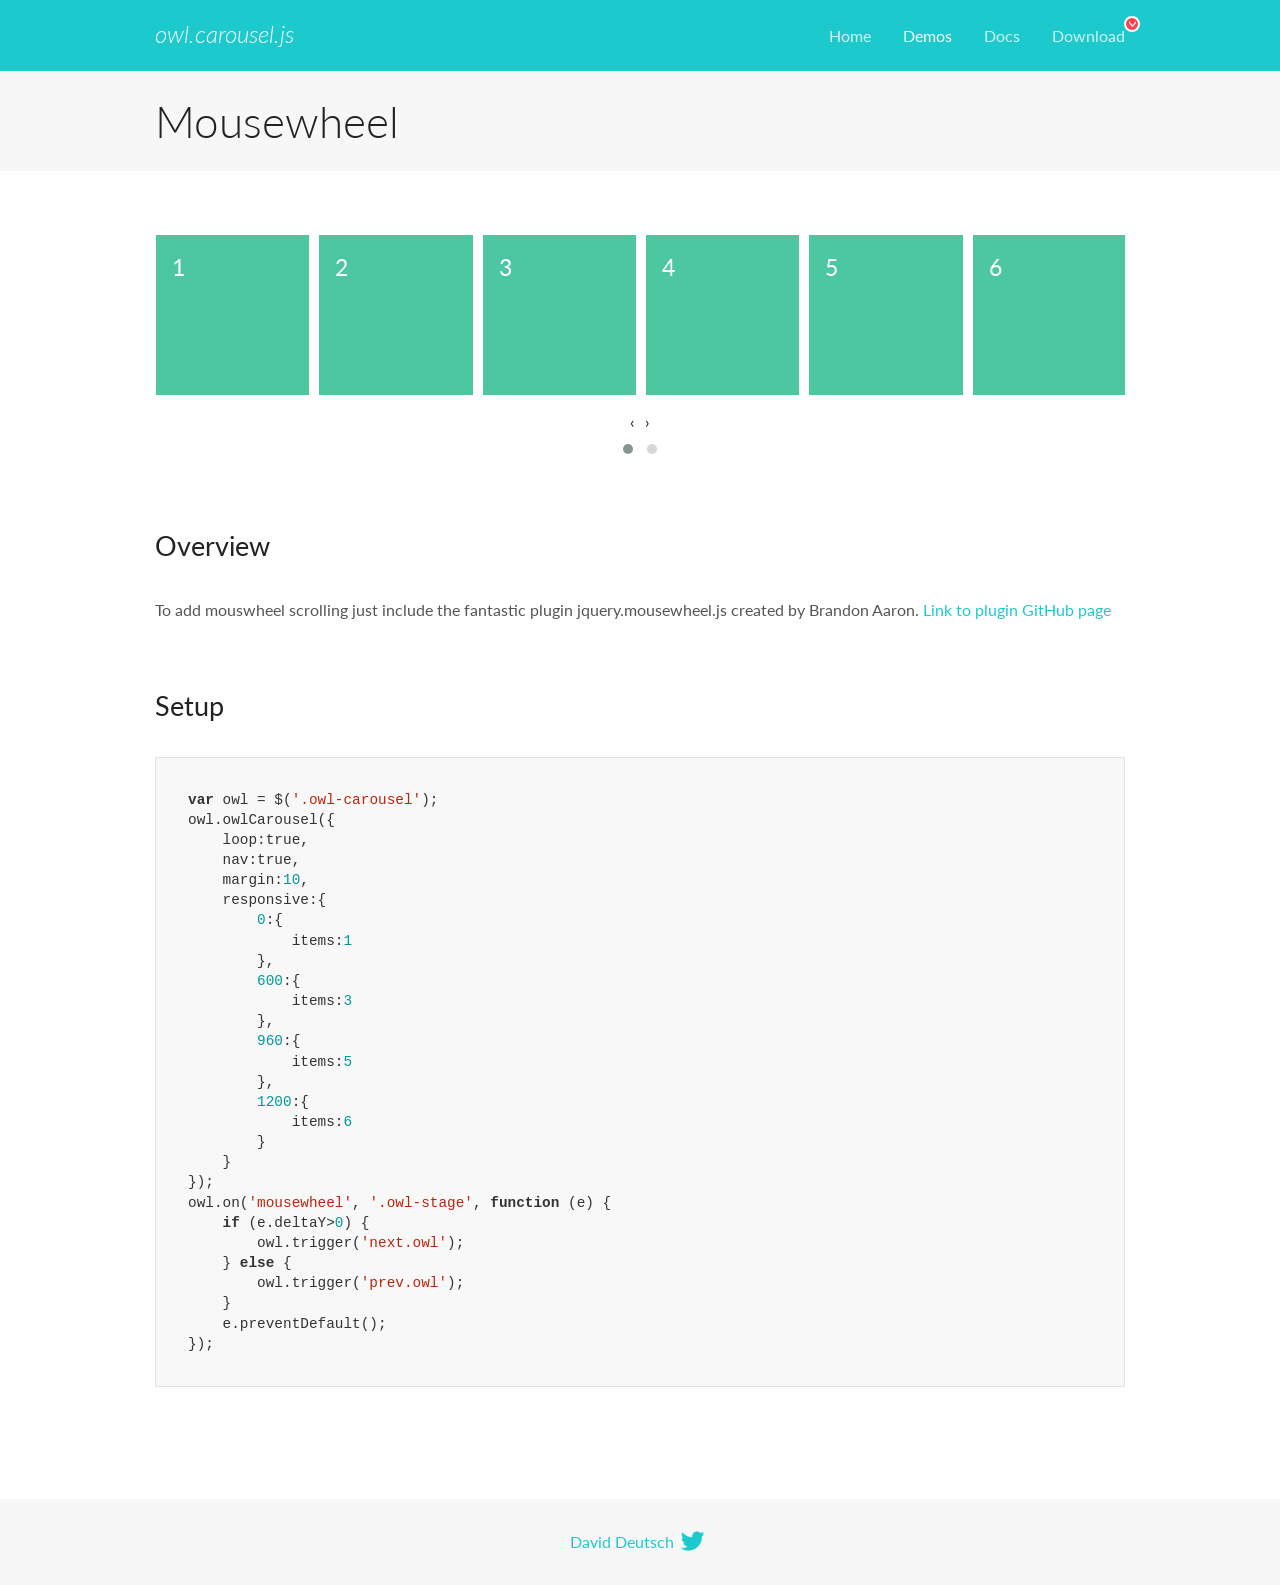
<file: FinalFront/assets/plugins/OwlCarousel2-2.3.4/docs/demos/mousewheel.html>
<!DOCTYPE html>
<html lang="en">
  <head>

    <!-- head -->
    <meta charset="utf-8">
    <meta name="msapplication-tap-highlight" content="no" />
    <meta name="viewport" content="width=device-width, initial-scale=1.0" />
    <meta name="description" content="Mousewheel usage demo">
    <meta name="author" content="David Deutsch">
    <title>
      Mousewheel Demo | Owl Carousel | 2.3.4
    </title>

    <!-- Stylesheets -->
    <link href='https://fonts.googleapis.com/css?family=Lato:300,400,700,400italic,300italic' rel='stylesheet' type='text/css'>
    <link rel="stylesheet" href="../assets/css/docs.theme.min.css">

    <!-- Owl Stylesheets -->
    <link rel="stylesheet" href="../assets/owlcarousel/assets/owl.carousel.min.css">
    <link rel="stylesheet" href="../assets/owlcarousel/assets/owl.theme.default.min.css">

    <!-- HTML5 shim and Respond.js IE8 support of HTML5 elements and media queries -->

    <!--[if lt IE 9]>
      <script src="https://oss.maxcdn.com/libs/html5shiv/3.7.0/html5shiv.js"></script>
      <script src="https://oss.maxcdn.com/libs/respond.js/1.3.0/respond.min.js"></script>
    <![endif]-->

    <!-- Favicons -->
    <link rel="apple-touch-icon-precomposed" sizes="144x144" href="../assets/ico/apple-touch-icon-144-precomposed.png">
    <link rel="shortcut icon" href="../assets/ico/favicon.png">
    <link rel="shortcut icon" href="favicon.ico">

    <!-- Yeah i know js should not be in header. Its required for demos.-->

    <!-- javascript -->
    <script src="../assets/vendors/jquery.min.js"></script>
    <script src="../assets/owlcarousel/owl.carousel.js"></script>
  </head>
  <body>

    <!-- header -->
    <header class="header">
      <div class="row">
        <div class="large-12 columns">
          <div class="brand left">
            <h3>
              <a href="/OwlCarousel2/">owl.carousel.js</a> 
            </h3>
          </div>
          <a id="toggle-nav" class="right">
            <span></span> <span></span> <span></span> 
          </a> 
          <div class="nav-bar">
            <ul class="clearfix">
              <li> <a href="/OwlCarousel2/index.html">Home</a>  </li>
              <li class="active">
                <a href="/OwlCarousel2/demos/demos.html">Demos</a> 
              </li>
              <li> <a href="/OwlCarousel2/docs/started-welcome.html">Docs</a>  </li>
              <li>
                <a href="https://github.com/OwlCarousel2/OwlCarousel2/archive/2.3.4.zip">Download</a> 
                <span class="download"></span> 
              </li>
            </ul>
          </div>
        </div>
      </div>
    </header>

    <!-- title -->
    <section class="title">
      <div class="row">
        <div class="large-12 columns">
          <h1>Mousewheel</h1>
        </div>
      </div>
    </section>

    <!--  Demos -->
    <section id="demos">
      <div class="row">
        <div class="large-12 columns">
          <div class="owl-carousel owl-theme">
            <div class="item">
              <h4>1</h4>
            </div>
            <div class="item">
              <h4>2</h4>
            </div>
            <div class="item">
              <h4>3</h4>
            </div>
            <div class="item">
              <h4>4</h4>
            </div>
            <div class="item">
              <h4>5</h4>
            </div>
            <div class="item">
              <h4>6</h4>
            </div>
            <div class="item">
              <h4>7</h4>
            </div>
            <div class="item">
              <h4>8</h4>
            </div>
            <div class="item">
              <h4>9</h4>
            </div>
            <div class="item">
              <h4>10</h4>
            </div>
            <div class="item">
              <h4>11</h4>
            </div>
            <div class="item">
              <h4>12</h4>
            </div>
          </div>
          <h3 id="overview">Overview</h3>
          <p>To add mouswheel scrolling just include the fantastic plugin jquery.mousewheel.js created by Brandon Aaron.
            <a href="https://github.com/brandonaaron/jquery-mousewheel">Link to plugin GitHub page</a> 
          </p>
          <h3 id="setup">Setup</h3>
          <pre><code>var owl = $(&#39;.owl-carousel&#39;);
owl.owlCarousel({
    loop:true,
    nav:true,
    margin:10,
    responsive:{
        0:{
            items:1
        },
        600:{
            items:3
        },            
        960:{
            items:5
        },
        1200:{
            items:6
        }
    }
});
owl.on(&#39;mousewheel&#39;, &#39;.owl-stage&#39;, function (e) {
    if (e.deltaY&gt;0) {
        owl.trigger(&#39;next.owl&#39;);
    } else {
        owl.trigger(&#39;prev.owl&#39;);
    }
    e.preventDefault();
});</code></pre>
          <script src="../assets/vendors/jquery.mousewheel.min.js"></script>
          <script>
            $(document).ready(function() {
              var owl = $('.owl-carousel');
              owl.owlCarousel({
                loop: true,
                nav: true,
                margin: 10,
                responsive: {
                  0: {
                    items: 1
                  },
                  600: {
                    items: 3
                  },
                  960: {
                    items: 5
                  },
                  1200: {
                    items: 6
                  }
                }
              });
              owl.on('mousewheel', '.owl-stage', function(e) {
                if (e.deltaY > 0) {
                  owl.trigger('next.owl');
                } else {
                  owl.trigger('prev.owl');
                }
                e.preventDefault();
              });
            })
          </script>
        </div>
      </div>
    </section>

    <!-- footer -->
    <footer class="footer">
      <div class="row">
        <div class="large-12 columns">
          <h5>
            <a href="/OwlCarousel2/docs/support-contact.html">David Deutsch</a> 
            <a id="custom-tweet-button" href="https://twitter.com/share?url=https://github.com/OwlCarousel2/OwlCarousel2&text=Owl Carousel - This is so awesome! " target="_blank"></a> 
          </h5>
        </div>
      </div>
    </footer>

    <!-- vendors -->
    <script src="../assets/vendors/highlight.js"></script>
    <script src="../assets/js/app.js"></script>
  </body>
</html>
</file>
